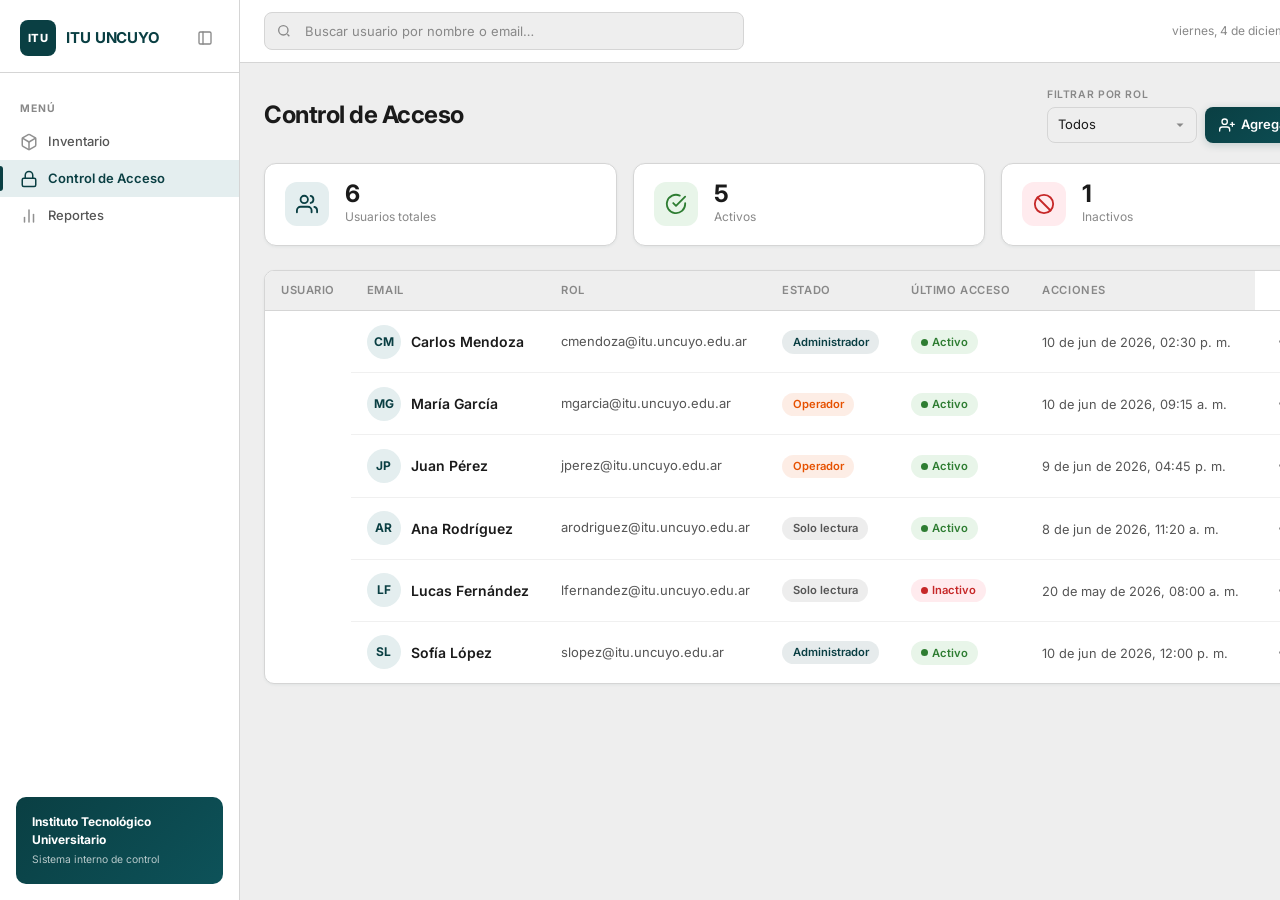
<file: frontend/control.html>
<!DOCTYPE html>
<html lang="es">

<head>
  <meta charset="UTF-8" />
  <meta name="viewport" content="width=device-width, initial-scale=1.0" />
  <meta name="description" content="Gestión de usuarios y roles — Control de acceso interno ITU UNCUYO" />
  <title>Control de Acceso | ITU UNCUYO</title>
  <link rel="stylesheet" href="css/variables.css" />
  <link rel="stylesheet" href="css/base.css" />
  <link rel="stylesheet" href="css/dashboard.css" />
  <link rel="stylesheet" href="css/control.css" />
  <link rel="preconnect" href="https://fonts.googleapis.com" />
  <link rel="preconnect" href="https://fonts.gstatic.com" crossorigin />
  <link href="https://fonts.googleapis.com/css2?family=Inter:wght@300;400;500;600;700;800&display=swap"
    rel="stylesheet" />
</head>

<body>
  <div class="app-layout">
    <!-- ====== SIDEBAR ====== -->
    <aside class="sidebar" id="sidebar">
      <div class="sidebar__brand">
        <div class="sidebar__logo" aria-hidden="true">ITU</div>
        <span class="sidebar__brand-name">ITU UNCUYO</span>
        <button class="sidebar__collapse-btn" id="sidebar-collapse-btn" aria-label="Colapsar menú">
          <svg xmlns="http://www.w3.org/2000/svg" viewBox="0 0 24 24" fill="none" stroke="currentColor"
            stroke-width="2" stroke-linecap="round" stroke-linejoin="round">
            <rect x="3" y="3" width="18" height="18" rx="2" ry="2" />
            <line x1="9" y1="3" x2="9" y2="21" />
          </svg>
        </button>
      </div>

      <nav class="sidebar__nav">
        <p class="sidebar__section-title">MENÚ</p>
        <ul class="sidebar__menu">
          <li>
            <a href="index.html" class="sidebar__link" id="nav-inventario">
              <svg xmlns="http://www.w3.org/2000/svg" viewBox="0 0 24 24" fill="none" stroke="currentColor"
                stroke-width="2" stroke-linecap="round" stroke-linejoin="round">
                <path d="M21 16V8a2 2 0 0 0-1-1.73l-7-4a2 2 0 0 0-2 0l-7 4A2 2 0 0 0 3 8v8a2 2 0 0 0 1 1.73l7 4a2 2 0 0 0 2 0l7-4A2 2 0 0 0 21 16z" />
                <polyline points="3.27 6.96 12 12.01 20.73 6.96" />
                <line x1="12" y1="22.08" x2="12" y2="12" />
              </svg>
              Inventario
            </a>
          </li>
          <li>
            <a href="control.html" class="sidebar__link sidebar__link--active" id="nav-control">
              <svg xmlns="http://www.w3.org/2000/svg" viewBox="0 0 24 24" fill="none" stroke="currentColor"
                stroke-width="2" stroke-linecap="round" stroke-linejoin="round">
                <rect x="3" y="11" width="18" height="11" rx="2" ry="2" />
                <path d="M7 11V7a5 5 0 0 1 10 0v4" />
              </svg>
              Control de Acceso
            </a>
          </li>
          <li>
            <a href="reportes.html" class="sidebar__link" id="nav-reportes">
              <svg xmlns="http://www.w3.org/2000/svg" viewBox="0 0 24 24" fill="none" stroke="currentColor"
                stroke-width="2" stroke-linecap="round" stroke-linejoin="round">
                <line x1="18" y1="20" x2="18" y2="10" />
                <line x1="12" y1="20" x2="12" y2="4" />
                <line x1="6" y1="20" x2="6" y2="14" />
              </svg>
              Reportes
            </a>
          </li>
        </ul>
      </nav>

      <div class="sidebar__footer-card">
        <p class="sidebar__footer-card-title">Instituto Tecnológico Universitario</p>
        <p class="sidebar__footer-card-text">Sistema interno de control</p>
      </div>
    </aside>

    <!-- ====== MAIN AREA ====== -->
    <div class="main-area">
      <header class="topbar" role="banner">
        <button class="topbar__menu-btn" id="mobile-menu-btn" aria-label="Abrir menú">
          <svg xmlns="http://www.w3.org/2000/svg" viewBox="0 0 24 24" fill="none" stroke="currentColor" stroke-width="2"
            stroke-linecap="round" stroke-linejoin="round">
            <line x1="3" y1="12" x2="21" y2="12" />
            <line x1="3" y1="6" x2="21" y2="6" />
            <line x1="3" y1="18" x2="21" y2="18" />
          </svg>
        </button>

        <div class="topbar__search">
          <svg class="topbar__search-icon" xmlns="http://www.w3.org/2000/svg" viewBox="0 0 24 24" fill="none"
            stroke="currentColor" stroke-width="2" aria-hidden="true">
            <circle cx="11" cy="11" r="7" />
            <path d="M20 20l-3-3" />
          </svg>
          <input type="search" id="search-users" class="topbar__search-input"
            placeholder="Buscar usuario por nombre o email…" autocomplete="off" />
          <label class="sr-only" for="search-users">Buscar usuarios</label>
        </div>

        <div class="topbar__right">
          <span class="topbar__date" id="header-fecha"></span>
        </div>
      </header>

      <main class="page-content" id="main-content">
        <div class="page-header">
          <div class="page-header__left">
            <h1 class="page-header__title">Control de Acceso</h1>
          </div>
          <div class="page-header__actions">
            <div class="filter-field">
              <label class="filter-field__label" for="filter-rol">Filtrar por rol</label>
              <select id="filter-rol" class="filter-field__select">
                <option value="">Todos</option>
                <option value="admin">Administrador</option>
                <option value="operador">Operador</option>
                <option value="lectura">Solo lectura</option>
              </select>
            </div>
            <button type="button" class="btn btn--primary" id="btn-add-user">
              <svg xmlns="http://www.w3.org/2000/svg" viewBox="0 0 24 24" fill="none" stroke="currentColor"
                stroke-width="2" stroke-linecap="round" stroke-linejoin="round">
                <path d="M16 21v-2a4 4 0 0 0-4-4H5a4 4 0 0 0-4 4v2" />
                <circle cx="8.5" cy="7" r="4" />
                <line x1="20" y1="8" x2="20" y2="14" />
                <line x1="23" y1="11" x2="17" y2="11" />
              </svg>
              Agregar usuario
            </button>
          </div>
        </div>

        <!-- Users summary cards -->
        <div class="control-cards">
          <div class="control-card">
            <div class="control-card__icon control-card__icon--total">
              <svg xmlns="http://www.w3.org/2000/svg" viewBox="0 0 24 24" fill="none" stroke="currentColor" stroke-width="2" stroke-linecap="round" stroke-linejoin="round">
                <path d="M17 21v-2a4 4 0 0 0-4-4H5a4 4 0 0 0-4 4v2" /><circle cx="9" cy="7" r="4" />
                <path d="M23 21v-2a4 4 0 0 0-3-3.87" /><path d="M16 3.13a4 4 0 0 1 0 7.75" />
              </svg>
            </div>
            <div class="control-card__data">
              <p class="control-card__value" id="card-total">0</p>
              <p class="control-card__label">Usuarios totales</p>
            </div>
          </div>
          <div class="control-card">
            <div class="control-card__icon control-card__icon--active">
              <svg xmlns="http://www.w3.org/2000/svg" viewBox="0 0 24 24" fill="none" stroke="currentColor" stroke-width="2" stroke-linecap="round" stroke-linejoin="round">
                <path d="M22 11.08V12a10 10 0 1 1-5.93-9.14" /><polyline points="22 4 12 14.01 9 11.01" />
              </svg>
            </div>
            <div class="control-card__data">
              <p class="control-card__value" id="card-activos">0</p>
              <p class="control-card__label">Activos</p>
            </div>
          </div>
          <div class="control-card">
            <div class="control-card__icon control-card__icon--inactive">
              <svg xmlns="http://www.w3.org/2000/svg" viewBox="0 0 24 24" fill="none" stroke="currentColor" stroke-width="2" stroke-linecap="round" stroke-linejoin="round">
                <circle cx="12" cy="12" r="10" /><line x1="4.93" y1="4.93" x2="19.07" y2="19.07" />
              </svg>
            </div>
            <div class="control-card__data">
              <p class="control-card__value" id="card-inactivos">0</p>
              <p class="control-card__label">Inactivos</p>
            </div>
          </div>
        </div>

        <!-- Users table -->
        <section class="inventory-panel" aria-labelledby="tabla-usuarios-titulo">
          <h2 id="tabla-usuarios-titulo" class="sr-only">Tabla de usuarios</h2>
          <div class="table-scroll">
            <table class="inventory-table control-table">
              <thead>
                <tr>
                  <th scope="col">Usuario</th>
                  <th scope="col">Email</th>
                  <th scope="col">Rol</th>
                  <th scope="col">Estado</th>
                  <th scope="col">Último acceso</th>
                  <th scope="col" class="col-actions">Acciones</th>
                </tr>
              </thead>
              <tbody id="users-tbody"></tbody>
            </table>
          </div>
          <div id="users-empty" class="table-empty" hidden>
            <p class="table-empty__title">Sin resultados</p>
            <p>No hay usuarios que coincidan con la búsqueda o filtros.</p>
          </div>
        </section>
      </main>
    </div>
  </div>

  <!-- Add User Modal -->
  <div class="modal-overlay" id="modal-overlay" hidden>
    <div class="modal" role="dialog" aria-labelledby="modal-user-title" aria-modal="true">
      <div class="modal__header">
        <h2 class="modal__title" id="modal-user-title">
          <svg xmlns="http://www.w3.org/2000/svg" viewBox="0 0 24 24" fill="none" stroke="currentColor" stroke-width="2" stroke-linecap="round" stroke-linejoin="round">
            <path d="M16 21v-2a4 4 0 0 0-4-4H5a4 4 0 0 0-4 4v2" /><circle cx="8.5" cy="7" r="4" />
            <line x1="20" y1="8" x2="20" y2="14" /><line x1="23" y1="11" x2="17" y2="11" />
          </svg>
          Agregar usuario
        </h2>
        <button class="modal__close" id="modal-close" aria-label="Cerrar">
          <svg xmlns="http://www.w3.org/2000/svg" viewBox="0 0 24 24" fill="none" stroke="currentColor" stroke-width="2"><line x1="18" y1="6" x2="6" y2="18" /><line x1="6" y1="6" x2="18" y2="18" /></svg>
        </button>
      </div>
      <form class="modal__body" id="form-add-user" novalidate>
        <div class="modal__grid">
          <div class="modal__field">
            <label class="modal__label" for="user-nombre">Nombre completo *</label>
            <input type="text" id="user-nombre" class="modal__input" placeholder="Ej: María García" required />
          </div>
          <div class="modal__field">
            <label class="modal__label" for="user-email">Email institucional *</label>
            <input type="email" id="user-email" class="modal__input" placeholder="nombre@itu.uncuyo.edu.ar" required />
          </div>
          <div class="modal__field">
            <label class="modal__label" for="user-rol">Rol *</label>
            <select id="user-rol" class="modal__select" required>
              <option value="">Seleccionar…</option>
              <option value="admin">Administrador</option>
              <option value="operador">Operador</option>
              <option value="lectura">Solo lectura</option>
            </select>
          </div>
          <div class="modal__field">
            <label class="modal__label" for="user-estado">Estado</label>
            <select id="user-estado" class="modal__select">
              <option value="activo">Activo</option>
              <option value="inactivo">Inactivo</option>
            </select>
          </div>
        </div>
        <div class="modal__error" id="modal-error" hidden>
          <svg xmlns="http://www.w3.org/2000/svg" viewBox="0 0 24 24" fill="none" stroke="currentColor" stroke-width="2"><circle cx="12" cy="12" r="10" /><line x1="12" y1="8" x2="12" y2="12" /><line x1="12" y1="16" x2="12.01" y2="16" /></svg>
          <span id="modal-error-msg"></span>
        </div>
        <div class="modal__actions">
          <button type="button" class="btn btn--ghost" id="modal-cancel">Cancelar</button>
          <button type="submit" class="btn btn--primary">Agregar usuario</button>
        </div>
      </form>
    </div>
  </div>

  <!-- Toast -->
  <div class="dashboard-toast" id="control-toast" role="status" aria-live="polite">
    <svg xmlns="http://www.w3.org/2000/svg" viewBox="0 0 24 24" fill="none" stroke="currentColor" stroke-width="2"><path d="M22 11.08V12a10 10 0 1 1-5.93-9.14" /><polyline points="22 4 12 14.01 9 11.01" /></svg>
    <span id="control-toast-msg"></span>
  </div>

  <div class="sidebar-overlay" id="sidebar-overlay"></div>

  <script>
    // Date + sidebar + dark mode
    document.getElementById("header-fecha").textContent =
      new Intl.DateTimeFormat("es-AR", { weekday: "long", day: "numeric", month: "long", year: "numeric" }).format(new Date());

    const mobileMenuBtn = document.getElementById("mobile-menu-btn");
    const sidebar = document.getElementById("sidebar");
    const sidebarOverlay = document.getElementById("sidebar-overlay");
    function toggleSidebar() { sidebar.classList.toggle("sidebar--open"); sidebarOverlay.classList.toggle("sidebar-overlay--visible"); }
    mobileMenuBtn.addEventListener("click", toggleSidebar);
    sidebarOverlay.addEventListener("click", toggleSidebar);

    // Dark mode
    const savedDark = localStorage.getItem("itu_dark_mode");
    const prefersDark = window.matchMedia("(prefers-color-scheme: dark)").matches;
    if ((savedDark !== null ? savedDark === "1" : prefersDark)) {
      document.documentElement.setAttribute("data-theme", "dark");
    }
  </script>
  <script src="js/control.js" defer></script>
</body>

</html>
</file>
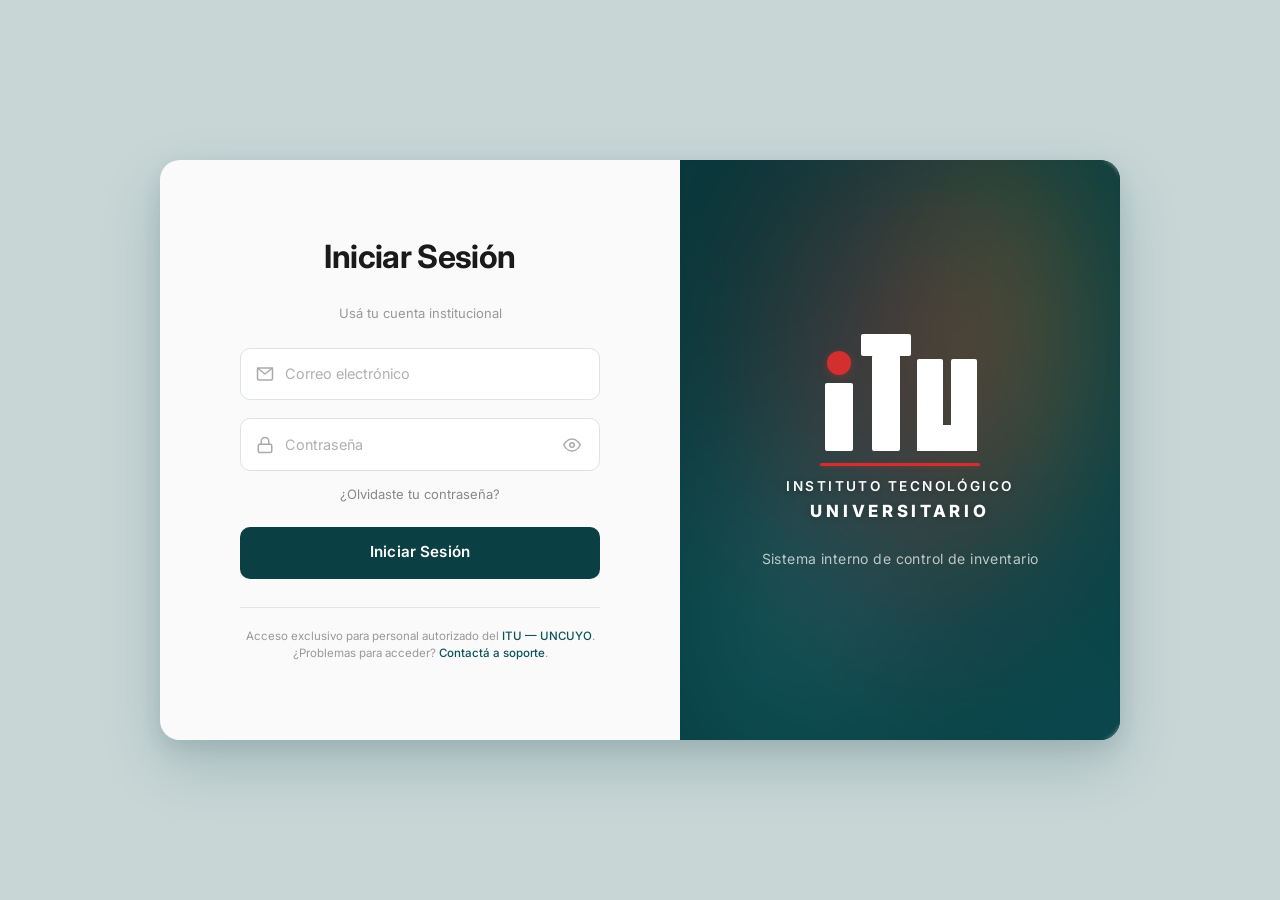
<file: frontend/detalle.html>
<!DOCTYPE html>
<html lang="es">
  <head>
    <meta charset="UTF-8" />
    <meta name="viewport" content="width=device-width, initial-scale=1.0" />
    <meta
      name="description"
      content="Detalle del producto — Control de inventario interno ITU UNCUYO"
    />
    <title>Detalle del Producto | Control de Inventario — ITU UNCUYO</title>
    <link rel="stylesheet" href="css/variables.css" />
    <link rel="stylesheet" href="css/base.css" />
    <link rel="stylesheet" href="css/detalle.css" />
  </head>
  <body>
    <div class="detail-shell">
      <!-- ====== Top bar ====== -->
      <header class="detail-topbar" role="banner">
        <div class="detail-topbar__left">
          <a href="index.html" class="detail-topbar__back" id="btn-back">
            <svg
              xmlns="http://www.w3.org/2000/svg"
              viewBox="0 0 24 24"
              fill="none"
              stroke="currentColor"
              stroke-width="2"
              stroke-linecap="round"
              stroke-linejoin="round"
              aria-hidden="true"
            >
              <path d="M15 18l-6-6 6-6" />
            </svg>
            Volver al inventario
          </a>
          <div class="detail-topbar__brand">
            <div class="detail-topbar__logo" aria-hidden="true">ITU</div>
            <span class="detail-topbar__title">Detalle del Producto</span>
          </div>
        </div>
        <div class="detail-topbar__right">
          <span class="detail-topbar__code" id="detail-code">INV-2024-001</span>
        </div>
      </header>

      <!-- ====== Main content ====== -->
      <main class="detail-main" id="detail-main">
        <!-- Left column: Image -->
        <aside class="detail-image">
          <div class="detail-image__card">
            <div class="detail-image__wrapper">
              <img
                class="detail-image__img"
                id="detail-img"
                src="assets/thumbnails/multimetro.svg"
                alt="Imagen del producto"
                onerror="this.src='assets/thumbnails/placeholder.svg'"
              />
              <span
                class="detail-image__badge detail-image__badge--disponible"
                id="detail-badge"
              >
                <span class="detail-image__badge-dot" aria-hidden="true"></span>
                <span id="detail-badge-text">Disponible</span>
              </span>
            </div>
            <div class="detail-image__info">
              <span class="detail-image__category" id="detail-category"
                >Instrumentación</span
              >
              <span class="detail-image__type" id="detail-type">Portátil</span>
            </div>
          </div>
        </aside>

        <!-- Right column: Info + Edit -->
        <div class="detail-info">
          <!-- Product name -->
          <section class="detail-name-section">
            <h1 class="detail-name__product" id="detail-name">
              Multímetro digital Fluke 117
            </h1>
            <p class="detail-name__desc" id="detail-desc">
              Medición AC/DC hasta 600 V · True RMS · Portátil · Lab. Electricidad
            </p>
          </section>

          <!-- Technical specs (editable) -->
          <section
            class="detail-panel"
            id="panel-specs"
            aria-labelledby="specs-title"
          >
            <div class="detail-panel__header">
              <h2 class="detail-panel__title" id="specs-title">
                <svg
                  xmlns="http://www.w3.org/2000/svg"
                  viewBox="0 0 24 24"
                  fill="none"
                  stroke="currentColor"
                  stroke-width="2"
                  stroke-linecap="round"
                  stroke-linejoin="round"
                  aria-hidden="true"
                >
                  <path d="M14.7 6.3a1 1 0 0 0 0 1.4l1.6 1.6a1 1 0 0 0 1.4 0l3.77-3.77a6 6 0 0 1-7.94 7.94l-6.91 6.91a2.12 2.12 0 0 1-3-3l6.91-6.91a6 6 0 0 1 7.94-7.94l-3.76 3.76z" />
                </svg>
                Características técnicas
              </h2>
              <button
                type="button"
                class="detail-panel__edit-btn"
                id="btn-edit-specs"
                aria-label="Editar características"
              >
                <svg
                  xmlns="http://www.w3.org/2000/svg"
                  viewBox="0 0 24 24"
                  fill="none"
                  stroke="currentColor"
                  stroke-width="2"
                  stroke-linecap="round"
                  stroke-linejoin="round"
                  aria-hidden="true"
                >
                  <path d="M11 4H4a2 2 0 0 0-2 2v14a2 2 0 0 0 2 2h14a2 2 0 0 0 2-2v-7" />
                  <path d="M18.5 2.5a2.121 2.121 0 0 1 3 3L12 15l-4 1 1-4 9.5-9.5z" />
                </svg>
                <span id="btn-edit-specs-label">Editar</span>
              </button>
            </div>
            <div class="detail-panel__body">
              <ul class="spec-list" id="spec-list">
                <!-- Populated by JS -->
              </ul>
            </div>
          </section>

          <!-- Notes section -->
          <section
            class="detail-panel detail-notes"
            id="panel-notes"
            aria-labelledby="notes-title"
          >
            <div class="detail-panel__header">
              <h2 class="detail-panel__title" id="notes-title">
                <svg
                  xmlns="http://www.w3.org/2000/svg"
                  viewBox="0 0 24 24"
                  fill="none"
                  stroke="currentColor"
                  stroke-width="2"
                  stroke-linecap="round"
                  stroke-linejoin="round"
                  aria-hidden="true"
                >
                  <path d="M14 2H6a2 2 0 0 0-2 2v16a2 2 0 0 0 2 2h12a2 2 0 0 0 2-2V8z" />
                  <polyline points="14 2 14 8 20 8" />
                  <line x1="16" y1="13" x2="8" y2="13" />
                  <line x1="16" y1="17" x2="8" y2="17" />
                  <polyline points="10 9 9 9 8 9" />
                </svg>
                Notas del producto
              </h2>
              <span class="detail-notes__count" id="notes-count">0 notas</span>
            </div>
            <div class="detail-panel__body">
              <div class="detail-notes__list" id="notes-list">
                <!-- Empty state (shown when no notes) -->
                <div class="detail-notes__empty" id="notes-empty">
                  <svg
                    xmlns="http://www.w3.org/2000/svg"
                    viewBox="0 0 24 24"
                    fill="none"
                    stroke="currentColor"
                    stroke-width="1.5"
                    stroke-linecap="round"
                    stroke-linejoin="round"
                    aria-hidden="true"
                  >
                    <path d="M14 2H6a2 2 0 0 0-2 2v16a2 2 0 0 0 2 2h12a2 2 0 0 0 2-2V8z" />
                    <polyline points="14 2 14 8 20 8" />
                  </svg>
                  <span>No hay notas registradas para este producto.</span>
                </div>
                <!-- Notes will be injected here by JS -->
              </div>
              <div class="detail-notes__add">
                <div class="detail-notes__input-row">
                  <select id="note-type" class="detail-notes__type-select" aria-label="Tipo de nota">
                    <option value="info">ℹ️ Información</option>
                    <option value="defecto">⚠️ Defecto</option>
                    <option value="reemplazo">🔄 Reemplazo</option>
                    <option value="mantenimiento">🔧 Mantenimiento</option>
                  </select>
                  <textarea
                    id="note-input"
                    class="detail-notes__textarea"
                    placeholder="Escribí una nota sobre este producto…"
                    rows="2"
                    aria-label="Nueva nota"
                  ></textarea>
                </div>
                <button
                  type="button"
                  class="detail-notes__add-btn"
                  id="btn-add-note"
                  aria-label="Agregar nota"
                >
                  <svg
                    xmlns="http://www.w3.org/2000/svg"
                    viewBox="0 0 24 24"
                    fill="none"
                    stroke="currentColor"
                    stroke-width="2"
                    stroke-linecap="round"
                    stroke-linejoin="round"
                    aria-hidden="true"
                  >
                    <line x1="12" y1="5" x2="12" y2="19" />
                    <line x1="5" y1="12" x2="19" y2="12" />
                  </svg>
                  Agregar nota
                </button>
              </div>
            </div>
          </section>

          <!-- Stock & operational data -->
          <section
            class="detail-panel"
            id="panel-stock"
            aria-labelledby="stock-title"
          >
            <div class="detail-panel__header">
              <h2 class="detail-panel__title" id="stock-title">
                <svg
                  xmlns="http://www.w3.org/2000/svg"
                  viewBox="0 0 24 24"
                  fill="none"
                  stroke="currentColor"
                  stroke-width="2"
                  stroke-linecap="round"
                  stroke-linejoin="round"
                  aria-hidden="true"
                >
                  <path d="M21 16V8a2 2 0 0 0-1-1.73l-7-4a2 2 0 0 0-2 0l-7 4A2 2 0 0 0 3 8v8a2 2 0 0 0 1 1.73l7 4a2 2 0 0 0 2 0l7-4A2 2 0 0 0 21 16z" />
                  <polyline points="3.27 6.96 12 12.01 20.73 6.96" />
                  <line x1="12" y1="22.08" x2="12" y2="12" />
                </svg>
                Control de stock
              </h2>
            </div>
            <div class="detail-panel__body">
              <div class="stock-control" id="stock-control">
                <div class="stock-control__field">
                  <label class="stock-control__label" for="stock-actual"
                    >Stock actual</label
                  >
                  <input
                    type="number"
                    id="stock-actual"
                    class="stock-control__input"
                    min="0"
                    value="4"
                  />
                </div>
                <div class="stock-control__field">
                  <label class="stock-control__label" for="stock-minimo"
                    >Mínimo operativo</label
                  >
                  <input
                    type="number"
                    id="stock-minimo"
                    class="stock-control__input"
                    min="0"
                    value="2"
                  />
                </div>
                <div class="stock-control__field">
                  <label class="stock-control__label" for="stock-estado"
                    >Estado</label
                  >
                  <select id="stock-estado" class="stock-control__select">
                    <option value="disponible">Disponible</option>
                    <option value="revision">Pendiente de revisión</option>
                    <option value="agotado">Agotado</option>
                  </select>
                </div>
                <div class="stock-control__field">
                  <label class="stock-control__label" for="stock-ubicacion"
                    >Ubicación</label
                  >
                  <input
                    type="text"
                    id="stock-ubicacion"
                    class="stock-control__input"
                    value="Lab. Electricidad"
                  />
                </div>

                <!-- Visual meter -->
                <div class="stock-control__meter" id="stock-meter">
                  <div class="stock-control__meter-track">
                    <div
                      class="stock-control__meter-fill stock-control__meter-fill--disponible"
                      id="stock-meter-fill"
                      style="width: 66%"
                    ></div>
                  </div>
                  <div class="stock-control__meter-labels">
                    <span>0 unidades</span>
                    <span id="stock-meter-max">Máx. estimado: 6</span>
                  </div>
                </div>
              </div>

              <!-- Save / Cancel -->
              <div class="detail-actions">
                <button
                  type="button"
                  class="detail-btn detail-btn--primary"
                  id="btn-save"
                >
                  <svg
                    xmlns="http://www.w3.org/2000/svg"
                    viewBox="0 0 24 24"
                    fill="none"
                    stroke="currentColor"
                    stroke-width="2"
                    stroke-linecap="round"
                    stroke-linejoin="round"
                    aria-hidden="true"
                  >
                    <path d="M19 21H5a2 2 0 0 1-2-2V5a2 2 0 0 1 2-2h11l5 5v11a2 2 0 0 1-2 2z" />
                    <polyline points="17 21 17 13 7 13 7 21" />
                    <polyline points="7 3 7 8 15 8" />
                  </svg>
                  Guardar cambios
                </button>
                <button
                  type="button"
                  class="detail-btn detail-btn--secondary"
                  id="btn-discard"
                >
                  <svg
                    xmlns="http://www.w3.org/2000/svg"
                    viewBox="0 0 24 24"
                    fill="none"
                    stroke="currentColor"
                    stroke-width="2"
                    stroke-linecap="round"
                    stroke-linejoin="round"
                    aria-hidden="true"
                  >
                    <polyline points="1 4 1 10 7 10" />
                    <path d="M3.51 15a9 9 0 1 0 2.13-9.36L1 10" />
                  </svg>
                  Descartar
                </button>
                <button
                  type="button"
                  class="detail-btn detail-btn--danger"
                  id="btn-delete"
                >
                  <svg
                    xmlns="http://www.w3.org/2000/svg"
                    viewBox="0 0 24 24"
                    fill="none"
                    stroke="currentColor"
                    stroke-width="2"
                    stroke-linecap="round"
                    stroke-linejoin="round"
                    aria-hidden="true"
                  >
                    <polyline points="3 6 5 6 21 6" />
                    <path d="M19 6v14a2 2 0 0 1-2 2H7a2 2 0 0 1-2-2V6m3 0V4a2 2 0 0 1 2-2h4a2 2 0 0 1 2 2v2" />
                  </svg>
                  Eliminar equipo
                </button>
              </div>
            </div>
          </section>
        </div>
      </main>

      <!-- Footer -->
      <footer class="app-footer" style="padding:1rem 1.5rem;text-align:center;font-size:.75rem;color:var(--itu-texto-suave);border-top:1px solid var(--itu-borde);background:var(--itu-blanco)">
        <strong style="color:var(--itu-azul-institucional);font-weight:600">ITU — UNCUYO</strong> · Sistema interno de control de inventario
      </footer>
    </div>

    <!-- Toast notification -->
    <div class="detail-toast" id="detail-toast" role="status" aria-live="polite">
      <svg
        xmlns="http://www.w3.org/2000/svg"
        viewBox="0 0 24 24"
        fill="none"
        stroke="currentColor"
        stroke-width="2"
        stroke-linecap="round"
        stroke-linejoin="round"
        aria-hidden="true"
      >
        <path d="M22 11.08V12a10 10 0 1 1-5.93-9.14" />
        <polyline points="22 4 12 14.01 9 11.01" />
      </svg>
      <span id="toast-msg">Cambios guardados correctamente.</span>
    </div>

    <script src="js/detalle.js"></script>
  </body>
</html>
</file>
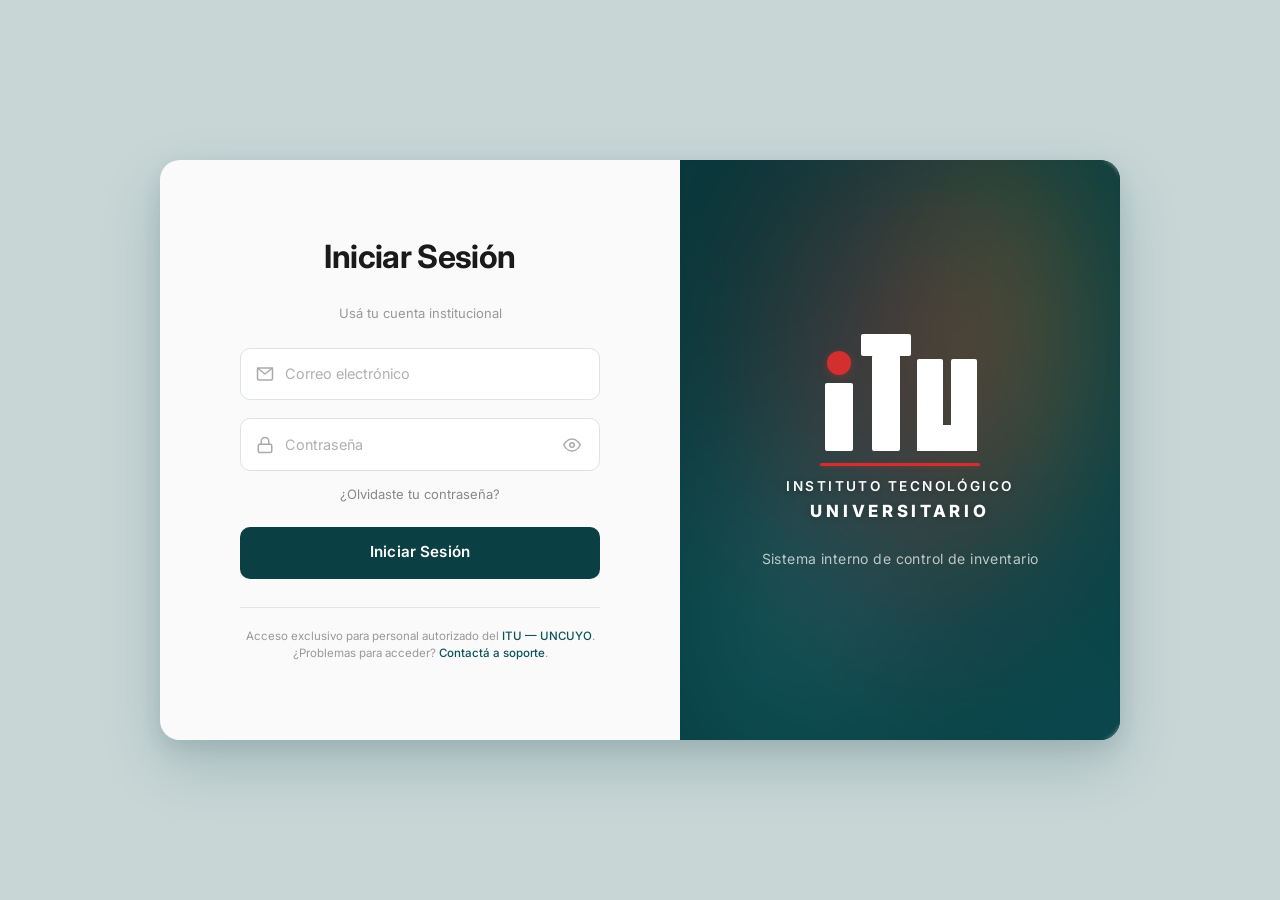
<file: frontend/login.html>
<!DOCTYPE html>
<html lang="es">

<head>
  <meta charset="UTF-8" />
  <meta name="viewport" content="width=device-width, initial-scale=1.0" />
  <meta name="description" content="Inicio de sesión — Sistema de control de acceso interno ITU UNCUYO" />
  <title>Iniciar Sesión | Control de Inventario — ITU UNCUYO</title>
  <link rel="stylesheet" href="css/variables.css" />
  <link rel="stylesheet" href="css/base.css" />
  <link rel="stylesheet" href="css/login.css" />
  <link rel="preconnect" href="https://fonts.googleapis.com" />
  <link rel="preconnect" href="https://fonts.gstatic.com" crossorigin />
  <link href="https://fonts.googleapis.com/css2?family=Inter:wght@300;400;500;600;700;800&display=swap"
    rel="stylesheet" />
</head>

<body>
  <div class="login-page" role="main">
    <!-- ====== Container card ====== -->
    <div class="login-container">
      <!-- ====== Left Panel — Sign In Form ====== -->
      <div class="login-left">
        <div class="login-left__content">
          <!-- Header -->
          <header class="login-header">
            <h1 class="login-header__title">Iniciar Sesión</h1>
          </header>

          <!-- Error banner (hidden by default) -->
          <div class="login-error" id="login-error" role="alert">
            <svg xmlns="http://www.w3.org/2000/svg" viewBox="0 0 24 24" fill="none" stroke="currentColor"
              stroke-width="2" stroke-linecap="round" stroke-linejoin="round" aria-hidden="true">
              <circle cx="12" cy="12" r="10" />
              <line x1="12" y1="8" x2="12" y2="12" />
              <line x1="12" y1="16" x2="12.01" y2="16" />
            </svg>
            <span id="login-error-msg">Credenciales incorrectas. Inténtalo de nuevo.</span>
          </div>

          <!-- Divider text -->
          <p class="login-divider-text">Usá tu cuenta institucional</p>

          <!-- Form -->
          <form class="login-form" id="login-form" novalidate>
            <!-- Email -->
            <div class="input-group">
              <svg class="input-group__icon" xmlns="http://www.w3.org/2000/svg" viewBox="0 0 24 24" fill="none"
                stroke="currentColor" stroke-width="2" stroke-linecap="round" stroke-linejoin="round"
                aria-hidden="true">
                <rect x="2" y="4" width="20" height="16" rx="2" />
                <path d="M22 4l-10 8L2 4" />
              </svg>
              <input type="email" id="login-email" class="input-group__field" placeholder="Correo electrónico"
                autocomplete="email" required />
              <label class="sr-only" for="login-email">Correo electrónico</label>
            </div>

            <!-- Password -->
            <div class="input-group">
              <svg class="input-group__icon" xmlns="http://www.w3.org/2000/svg" viewBox="0 0 24 24" fill="none"
                stroke="currentColor" stroke-width="2" stroke-linecap="round" stroke-linejoin="round"
                aria-hidden="true">
                <rect x="3" y="11" width="18" height="11" rx="2" ry="2" />
                <path d="M7 11V7a5 5 0 0 1 10 0v4" />
              </svg>
              <input type="password" id="login-password" class="input-group__field" placeholder="Contraseña"
                autocomplete="current-password" required />
              <label class="sr-only" for="login-password">Contraseña</label>

              <!-- Toggle password visibility -->
              <button type="button" class="input-group__toggle" id="toggle-password" aria-label="Mostrar contraseña">
                <svg id="icon-eye-open" xmlns="http://www.w3.org/2000/svg" viewBox="0 0 24 24" fill="none"
                  stroke="currentColor" stroke-width="2" stroke-linecap="round" stroke-linejoin="round">
                  <path d="M1 12s4-8 11-8 11 8 11 8-4 8-11 8-11-8-11-8z" />
                  <circle cx="12" cy="12" r="3" />
                </svg>
                <svg id="icon-eye-closed" xmlns="http://www.w3.org/2000/svg" viewBox="0 0 24 24" fill="none"
                  stroke="currentColor" stroke-width="2" stroke-linecap="round" stroke-linejoin="round"
                  style="display: none">
                  <path
                    d="M17.94 17.94A10.07 10.07 0 0 1 12 20c-7 0-11-8-11-8a18.45 18.45 0 0 1 5.06-5.94M9.9 4.24A9.12 9.12 0 0 1 12 4c7 0 11 8 11 8a18.5 18.5 0 0 1-2.16 3.19m-6.72-1.07a3 3 0 1 1-4.24-4.24" />
                  <line x1="1" y1="1" x2="23" y2="23" />
                </svg>
              </button>
            </div>

            <!-- Forgot password -->
            <a href="#" class="login-forgot">¿Olvidaste tu contraseña?</a>

            <!-- Submit -->
            <button type="submit" class="login-btn" id="login-submit">
              <span class="login-btn__label">Iniciar Sesión</span>
              <span class="login-btn__spinner" aria-hidden="true"></span>
            </button>
          </form>

          <!-- Footer -->
          <footer class="login-footer">
            <p class="login-footer__text">
              Acceso exclusivo para personal autorizado del
              <a href="#" class="login-footer__link">ITU — UNCUYO</a>.
              <br />
              ¿Problemas para acceder?
              <a href="#" class="login-footer__link">Contactá a soporte</a>.
            </p>
          </footer>
        </div>
      </div>

      <!-- ====== Right Panel — ITU Branding ====== -->
      <div class="login-right">
        <div class="login-right__bg"></div>
        <div class="login-right__overlay"></div>
        <div class="login-right__content">
          <!-- Logo ITU rendered in HTML/CSS -->
          <div class="itu-logo" aria-label="Logo ITU">
            <div class="itu-logo__letters">
              <span class="itu-logo__i">
                <span class="itu-logo__dot"></span>
                <span class="itu-logo__stem"></span>
              </span>
              <span class="itu-logo__t">
                <span class="itu-logo__t-cross"></span>
                <span class="itu-logo__t-stem"></span>
              </span>
              <span class="itu-logo__u">
                <span class="itu-logo__u-left"></span>
                <span class="itu-logo__u-bottom"></span>
                <span class="itu-logo__u-right"></span>
              </span>
            </div>
            <div class="itu-logo__line"></div>
            <div class="itu-logo__text">
              <span class="itu-logo__text-top">INSTITUTO TECNOLÓGICO</span>
              <span class="itu-logo__text-bottom">UNIVERSITARIO</span>
            </div>
          </div>
          <p class="login-right__subtitle">
            Sistema interno de control de inventario
          </p>
        </div>
      </div>
    </div>
  </div>

  <script src="js/login.js"></script>
</body>

</html>
</file>
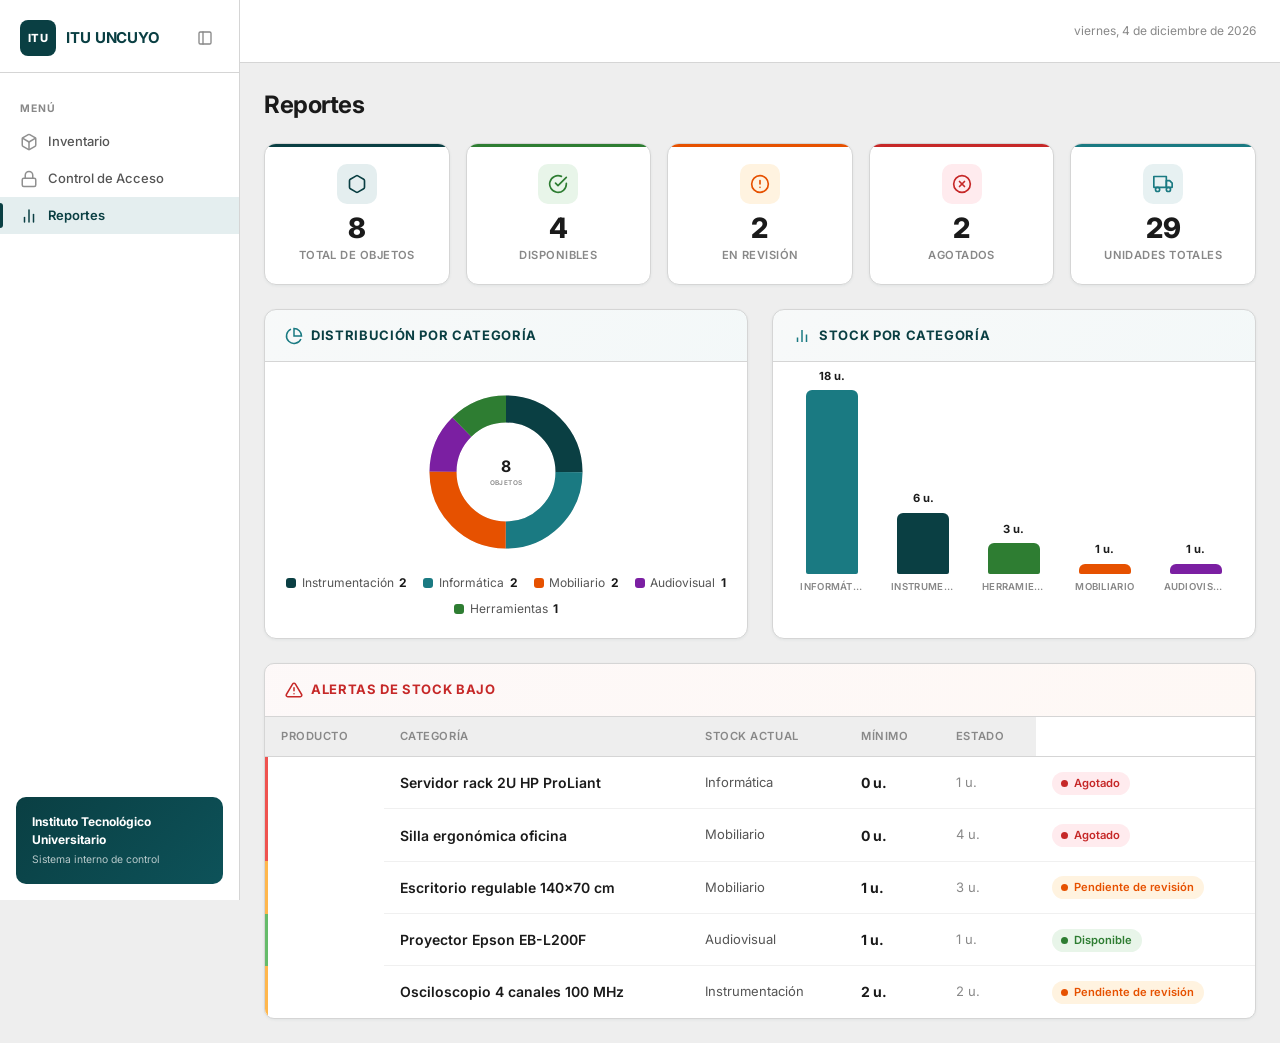
<file: frontend/reportes.html>
<!DOCTYPE html>
<html lang="es">

<head>
  <meta charset="UTF-8" />
  <meta name="viewport" content="width=device-width, initial-scale=1.0" />
  <meta name="description" content="Reportes y estadísticas del inventario — ITU UNCUYO" />
  <title>Reportes | ITU UNCUYO</title>
  <link rel="stylesheet" href="css/variables.css" />
  <link rel="stylesheet" href="css/base.css" />
  <link rel="stylesheet" href="css/dashboard.css" />
  <link rel="stylesheet" href="css/reportes.css" />
  <link rel="preconnect" href="https://fonts.googleapis.com" />
  <link rel="preconnect" href="https://fonts.gstatic.com" crossorigin />
  <link href="https://fonts.googleapis.com/css2?family=Inter:wght@300;400;500;600;700;800&display=swap"
    rel="stylesheet" />
</head>

<body>
  <div class="app-layout">
    <!-- ====== SIDEBAR ====== -->
    <aside class="sidebar" id="sidebar">
      <div class="sidebar__brand">
        <div class="sidebar__logo" aria-hidden="true">ITU</div>
        <span class="sidebar__brand-name">ITU UNCUYO</span>
        <button class="sidebar__collapse-btn" id="sidebar-collapse-btn" aria-label="Colapsar menú">
          <svg xmlns="http://www.w3.org/2000/svg" viewBox="0 0 24 24" fill="none" stroke="currentColor"
            stroke-width="2" stroke-linecap="round" stroke-linejoin="round">
            <rect x="3" y="3" width="18" height="18" rx="2" ry="2" />
            <line x1="9" y1="3" x2="9" y2="21" />
          </svg>
        </button>
      </div>

      <nav class="sidebar__nav">
        <p class="sidebar__section-title">MENÚ</p>
        <ul class="sidebar__menu">
          <li>
            <a href="index.html" class="sidebar__link" id="nav-inventario">
              <svg xmlns="http://www.w3.org/2000/svg" viewBox="0 0 24 24" fill="none" stroke="currentColor"
                stroke-width="2" stroke-linecap="round" stroke-linejoin="round">
                <path d="M21 16V8a2 2 0 0 0-1-1.73l-7-4a2 2 0 0 0-2 0l-7 4A2 2 0 0 0 3 8v8a2 2 0 0 0 1 1.73l7 4a2 2 0 0 0 2 0l7-4A2 2 0 0 0 21 16z" />
                <polyline points="3.27 6.96 12 12.01 20.73 6.96" />
                <line x1="12" y1="22.08" x2="12" y2="12" />
              </svg>
              Inventario
            </a>
          </li>
          <li>
            <a href="control.html" class="sidebar__link" id="nav-control">
              <svg xmlns="http://www.w3.org/2000/svg" viewBox="0 0 24 24" fill="none" stroke="currentColor"
                stroke-width="2" stroke-linecap="round" stroke-linejoin="round">
                <rect x="3" y="11" width="18" height="11" rx="2" ry="2" />
                <path d="M7 11V7a5 5 0 0 1 10 0v4" />
              </svg>
              Control de Acceso
            </a>
          </li>
          <li>
            <a href="reportes.html" class="sidebar__link sidebar__link--active" id="nav-reportes">
              <svg xmlns="http://www.w3.org/2000/svg" viewBox="0 0 24 24" fill="none" stroke="currentColor"
                stroke-width="2" stroke-linecap="round" stroke-linejoin="round">
                <line x1="18" y1="20" x2="18" y2="10" />
                <line x1="12" y1="20" x2="12" y2="4" />
                <line x1="6" y1="20" x2="6" y2="14" />
              </svg>
              Reportes
            </a>
          </li>
        </ul>
      </nav>

      <div class="sidebar__footer-card">
        <p class="sidebar__footer-card-title">Instituto Tecnológico Universitario</p>
        <p class="sidebar__footer-card-text">Sistema interno de control</p>
      </div>
    </aside>

    <!-- ====== MAIN AREA ====== -->
    <div class="main-area">
      <header class="topbar" role="banner">
        <button class="topbar__menu-btn" id="mobile-menu-btn" aria-label="Abrir menú">
          <svg xmlns="http://www.w3.org/2000/svg" viewBox="0 0 24 24" fill="none" stroke="currentColor" stroke-width="2"
            stroke-linecap="round" stroke-linejoin="round">
            <line x1="3" y1="12" x2="21" y2="12" />
            <line x1="3" y1="6" x2="21" y2="6" />
            <line x1="3" y1="18" x2="21" y2="18" />
          </svg>
        </button>

        <div class="topbar__search" style="visibility:hidden">
          <input type="search" class="topbar__search-input" disabled />
        </div>

        <div class="topbar__right">
          <span class="topbar__date" id="header-fecha"></span>
        </div>
      </header>

      <main class="page-content" id="main-content">
        <div class="page-header">
          <div class="page-header__left">
            <h1 class="page-header__title">Reportes</h1>
          </div>
        </div>

        <!-- Stats cards -->
        <div class="stats-cards" id="stats-cards">
          <div class="stat-card stat-card--total">
            <div class="stat-card__icon">
              <svg xmlns="http://www.w3.org/2000/svg" viewBox="0 0 24 24" fill="none" stroke="currentColor" stroke-width="2" stroke-linecap="round" stroke-linejoin="round">
                <path d="M21 16V8a2 2 0 0 0-1-1.73l-7-4a2 2 0 0 0-2 0l-7 4A2 2 0 0 0 3 8v8a2 2 0 0 0 1 1.73l7 4a2 2 0 0 0 2 0l7-4A2 2 0 0 0 21 16z" />
              </svg>
            </div>
            <p class="stat-card__value" id="stat-total">0</p>
            <p class="stat-card__label">Total de objetos</p>
          </div>
          <div class="stat-card stat-card--disponible">
            <div class="stat-card__icon">
              <svg xmlns="http://www.w3.org/2000/svg" viewBox="0 0 24 24" fill="none" stroke="currentColor" stroke-width="2" stroke-linecap="round" stroke-linejoin="round">
                <path d="M22 11.08V12a10 10 0 1 1-5.93-9.14" /><polyline points="22 4 12 14.01 9 11.01" />
              </svg>
            </div>
            <p class="stat-card__value" id="stat-disponible">0</p>
            <p class="stat-card__label">Disponibles</p>
          </div>
          <div class="stat-card stat-card--revision">
            <div class="stat-card__icon">
              <svg xmlns="http://www.w3.org/2000/svg" viewBox="0 0 24 24" fill="none" stroke="currentColor" stroke-width="2" stroke-linecap="round" stroke-linejoin="round">
                <circle cx="12" cy="12" r="10" /><line x1="12" y1="8" x2="12" y2="12" /><line x1="12" y1="16" x2="12.01" y2="16" />
              </svg>
            </div>
            <p class="stat-card__value" id="stat-revision">0</p>
            <p class="stat-card__label">En revisión</p>
          </div>
          <div class="stat-card stat-card--agotado">
            <div class="stat-card__icon">
              <svg xmlns="http://www.w3.org/2000/svg" viewBox="0 0 24 24" fill="none" stroke="currentColor" stroke-width="2" stroke-linecap="round" stroke-linejoin="round">
                <circle cx="12" cy="12" r="10" /><line x1="15" y1="9" x2="9" y2="15" /><line x1="9" y1="9" x2="15" y2="15" />
              </svg>
            </div>
            <p class="stat-card__value" id="stat-agotado">0</p>
            <p class="stat-card__label">Agotados</p>
          </div>
          <div class="stat-card stat-card--units">
            <div class="stat-card__icon">
              <svg xmlns="http://www.w3.org/2000/svg" viewBox="0 0 24 24" fill="none" stroke="currentColor" stroke-width="2" stroke-linecap="round" stroke-linejoin="round">
                <rect x="1" y="3" width="15" height="13" /><polygon points="16 8 20 8 23 11 23 16 16 16 16 8" /><circle cx="5.5" cy="18.5" r="2.5" /><circle cx="18.5" cy="18.5" r="2.5" />
              </svg>
            </div>
            <p class="stat-card__value" id="stat-units">0</p>
            <p class="stat-card__label">Unidades totales</p>
          </div>
        </div>

        <!-- Charts row -->
        <div class="charts-row">
          <!-- Donut chart: by category -->
          <section class="chart-panel" aria-labelledby="chart-cat-title">
            <h2 class="chart-panel__title" id="chart-cat-title">
              <svg xmlns="http://www.w3.org/2000/svg" viewBox="0 0 24 24" fill="none" stroke="currentColor" stroke-width="2"><path d="M21.21 15.89A10 10 0 1 1 8 2.83" /><path d="M22 12A10 10 0 0 0 12 2v10z" /></svg>
              Distribución por categoría
            </h2>
            <div class="chart-panel__body">
              <div class="donut-chart" id="donut-category">
                <svg viewBox="0 0 200 200" class="donut-svg" id="donut-svg"></svg>
              </div>
              <ul class="chart-legend" id="chart-legend-cat"></ul>
            </div>
          </section>

          <!-- Bar chart: stock by status -->
          <section class="chart-panel" aria-labelledby="chart-stock-title">
            <h2 class="chart-panel__title" id="chart-stock-title">
              <svg xmlns="http://www.w3.org/2000/svg" viewBox="0 0 24 24" fill="none" stroke="currentColor" stroke-width="2"><line x1="18" y1="20" x2="18" y2="10" /><line x1="12" y1="20" x2="12" y2="4" /><line x1="6" y1="20" x2="6" y2="14" /></svg>
              Stock por categoría
            </h2>
            <div class="chart-panel__body">
              <div class="bar-chart" id="bar-chart"></div>
            </div>
          </section>
        </div>

        <!-- Low stock alerts -->
        <section class="inventory-panel" aria-labelledby="alerts-title">
          <div class="alert-panel-header">
            <h2 class="alert-panel-header__title" id="alerts-title">
              <svg xmlns="http://www.w3.org/2000/svg" viewBox="0 0 24 24" fill="none" stroke="currentColor" stroke-width="2" stroke-linecap="round" stroke-linejoin="round">
                <path d="M10.29 3.86L1.82 18a2 2 0 0 0 1.71 3h16.94a2 2 0 0 0 1.71-3L13.71 3.86a2 2 0 0 0-3.42 0z" /><line x1="12" y1="9" x2="12" y2="13" /><line x1="12" y1="17" x2="12.01" y2="17" />
              </svg>
              Alertas de stock bajo
            </h2>
          </div>
          <div class="table-scroll">
            <table class="inventory-table">
              <thead>
                <tr>
                  <th scope="col">Producto</th>
                  <th scope="col">Categoría</th>
                  <th scope="col">Stock actual</th>
                  <th scope="col">Mínimo</th>
                  <th scope="col">Estado</th>
                </tr>
              </thead>
              <tbody id="alerts-tbody"></tbody>
            </table>
          </div>
          <div id="alerts-empty" class="table-empty" hidden>
            <p class="table-empty__title">Sin alertas</p>
            <p>No hay productos con stock bajo. ¡Todo en orden!</p>
          </div>
        </section>
      </main>
    </div>
  </div>

  <div class="sidebar-overlay" id="sidebar-overlay"></div>

  <script>
    document.getElementById("header-fecha").textContent =
      new Intl.DateTimeFormat("es-AR", { weekday: "long", day: "numeric", month: "long", year: "numeric" }).format(new Date());

    const mobileMenuBtn = document.getElementById("mobile-menu-btn");
    const sidebar = document.getElementById("sidebar");
    const sidebarOverlay = document.getElementById("sidebar-overlay");
    function toggleSidebar() { sidebar.classList.toggle("sidebar--open"); sidebarOverlay.classList.toggle("sidebar-overlay--visible"); }
    mobileMenuBtn.addEventListener("click", toggleSidebar);
    sidebarOverlay.addEventListener("click", toggleSidebar);

    // Dark mode
    const savedDark = localStorage.getItem("itu_dark_mode");
    const prefersDark = window.matchMedia("(prefers-color-scheme: dark)").matches;
    if ((savedDark !== null ? savedDark === "1" : prefersDark)) {
      document.documentElement.setAttribute("data-theme", "dark");
    }
  </script>
  <script src="js/reportes.js" defer></script>
</body>

</html>
</file>
<file: frontend/css/variables.css>
/**
 * Paleta institucional ITU — UNCUYO
 * Basada en tres colores: #0a3f43 (principal), #ffffff, #eeeeee.
 */
:root {
  /* Primarios — derivados de #0a3f43 */
  --itu-azul-institucional: #0a3f43;
  --itu-azul-oscuro: #072e31;
  --itu-azul-medio: #0d5259;
  --itu-azul-claro: #1a7a82;

  /* Acento (variantes más claras del principal) */
  --itu-teal: #0a3f43;
  --itu-teal-claro: #1a7a82;
  --itu-teal-suave: #e4eeef;

  /* Neutros */
  --itu-blanco: #ffffff;
  --itu-fondo: #eeeeee;
  --itu-superficie: #ffffff;
  --itu-borde: #d5d5d5;
  --itu-texto: #1a1a1a;
  --itu-texto-secundario: #555555;
  --itu-texto-suave: #888888;

  /* Niveles de stock (operativo, sin valor monetario) */
  --stock-disponible: #2e7d32;
  --stock-disponible-bg: #e8f5e9;
  --stock-disponible-borde: #66bb6a;
  --stock-revision: #e65100;
  --stock-revision-bg: #fff3e0;
  --stock-revision-borde: #ffb74d;
  --stock-agotado: #c62828;
  --stock-agotado-bg: #ffebee;
  --stock-agotado-borde: #ef5350;

  /* Layout */
  --header-alto: 4.25rem;
  --panel-radio: 8px;
  --sombra-panel: 0 1px 3px rgba(10, 63, 67, 0.08);
  --sombra-elevada: 0 4px 12px rgba(10, 63, 67, 0.12);

  /* Tipografía */
  --fuente-sans: "Segoe UI", system-ui, -apple-system, BlinkMacSystemFont,
    "Helvetica Neue", Arial, sans-serif;
  --fuente-mono: "Cascadia Code", "Consolas", "Liberation Mono", monospace;
}
</file>
<file: frontend/css/base.css>
*,
*::before,
*::after {
  box-sizing: border-box;
}

html {
  font-size: 16px;
  -webkit-font-smoothing: antialiased;
}

body {
  margin: 0;
  min-height: 100vh;
  font-family: var(--fuente-sans);
  font-size: 0.9375rem;
  line-height: 1.5;
  color: var(--itu-texto);
  background: var(--itu-fondo);
}

h1,
h2,
h3,
p {
  margin: 0;
}

button,
input,
select {
  font: inherit;
  color: inherit;
}

button {
  cursor: pointer;
  border: none;
  background: none;
}

a {
  color: var(--itu-azul-medio);
}

:focus-visible {
  outline: 2px solid var(--itu-teal);
  outline-offset: 2px;
}

.sr-only {
  position: absolute;
  width: 1px;
  height: 1px;
  padding: 0;
  margin: -1px;
  overflow: hidden;
  clip: rect(0, 0, 0, 0);
  white-space: nowrap;
  border: 0;
}
</file>
<file: frontend/css/dashboard.css>
/* ================================================================
   DASHBOARD — Sidebar + Topbar + Table  |  ITU UNCUYO
   ================================================================ */

* {
  font-family: "Inter", var(--fuente-sans);
}

/* ==================== APP LAYOUT ==================== */
.app-layout {
  display: flex;
  min-height: 100vh;
  background: var(--itu-fondo, #eeeeee);
}

/* ==================== SIDEBAR ==================== */
.sidebar {
  position: fixed;
  top: 0;
  left: 0;
  bottom: 0;
  width: 240px;
  background: #ffffff;
  border-right: 1px solid var(--itu-borde, #d5d5d5);
  display: flex;
  flex-direction: column;
  z-index: 200;
  overflow-y: auto;
  transition: transform 0.3s cubic-bezier(0.4, 0, 0.2, 1);
}

/* Brand */
.sidebar__brand {
  display: flex;
  align-items: center;
  gap: 0.65rem;
  padding: 1.25rem 1.25rem 1rem;
  border-bottom: 1px solid var(--itu-borde, #d5d5d5);
}

.sidebar__logo {
  width: 36px;
  height: 36px;
  border-radius: 8px;
  background: var(--itu-azul-institucional, #0a3f43);
  color: #ffffff;
  font-size: 0.7rem;
  font-weight: 800;
  letter-spacing: 0.03em;
  display: flex;
  align-items: center;
  justify-content: center;
  flex-shrink: 0;
}

.sidebar__brand-name {
  font-size: 0.9375rem;
  font-weight: 700;
  color: var(--itu-azul-institucional, #0a3f43);
  letter-spacing: -0.01em;
}

.sidebar__collapse-btn {
  margin-left: auto;
  width: 28px;
  height: 28px;
  display: flex;
  align-items: center;
  justify-content: center;
  border-radius: 6px;
  color: var(--itu-texto-suave, #888);
  background: none;
  border: none;
  cursor: pointer;
  transition: background 0.15s, color 0.15s;
}

.sidebar__collapse-btn:hover {
  background: var(--itu-teal-suave, #e4eeef);
  color: var(--itu-azul-institucional, #0a3f43);
}

.sidebar__collapse-btn svg {
  width: 16px;
  height: 16px;
}

/* Navigation */
.sidebar__nav {
  flex: 1;
  padding: 0.75rem 0;
  overflow-y: auto;
}

.sidebar__section-title {
  font-size: 0.65rem;
  font-weight: 700;
  text-transform: uppercase;
  letter-spacing: 0.1em;
  color: var(--itu-texto-suave, #888);
  padding: 1rem 1.25rem 0.4rem;
  display: flex;
  align-items: center;
  justify-content: space-between;
}

.sidebar__section-badge {
  font-size: 0.65rem;
  color: var(--itu-texto-suave, #888);
}

.sidebar__menu {
  list-style: none;
  margin: 0;
  padding: 0;
}

.sidebar__link {
  display: flex;
  align-items: center;
  gap: 0.6rem;
  padding: 0.55rem 1.25rem;
  font-size: 0.8125rem;
  font-weight: 500;
  color: var(--itu-texto-secundario, #555);
  text-decoration: none;
  border-radius: 0;
  transition: background 0.15s, color 0.15s;
  position: relative;
}

.sidebar__link svg {
  width: 18px;
  height: 18px;
  flex-shrink: 0;
  opacity: 0.65;
}

.sidebar__link:hover {
  background: var(--itu-teal-suave, #e4eeef);
  color: var(--itu-azul-institucional, #0a3f43);
}

.sidebar__link:hover svg {
  opacity: 1;
}

.sidebar__link--active {
  background: var(--itu-teal-suave, #e4eeef);
  color: var(--itu-azul-institucional, #0a3f43);
  font-weight: 600;
}

.sidebar__link--active svg {
  opacity: 1;
}

.sidebar__link--active::before {
  content: "";
  position: absolute;
  left: 0;
  top: 6px;
  bottom: 6px;
  width: 3px;
  border-radius: 0 3px 3px 0;
  background: var(--itu-azul-institucional, #0a3f43);
}

/* Sub-links (categories) */
.sidebar__link--sub {
  padding-left: 2.5rem;
  font-size: 0.8rem;
  font-weight: 400;
  color: var(--itu-texto-suave, #888);
}

.sidebar__link--sub:hover {
  color: var(--itu-azul-institucional, #0a3f43);
  background: rgba(10, 63, 67, 0.04);
}

/* Footer card */
.sidebar__footer-card {
  margin: auto 1rem 1rem;
  padding: 1rem;
  background: linear-gradient(
    135deg,
    var(--itu-azul-institucional, #0a3f43),
    var(--itu-azul-medio, #0d5259)
  );
  border-radius: 10px;
  color: #ffffff;
}

.sidebar__footer-card-title {
  font-size: 0.75rem;
  font-weight: 700;
  margin-bottom: 0.2rem;
}

.sidebar__footer-card-text {
  font-size: 0.65rem;
  opacity: 0.7;
}

/* ==================== MAIN AREA ==================== */
.main-area {
  flex: 1;
  margin-left: 240px;
  display: flex;
  flex-direction: column;
  min-height: 100vh;
}

/* ==================== TOP BAR ==================== */
.topbar {
  position: sticky;
  top: 0;
  z-index: 100;
  display: flex;
  align-items: center;
  gap: 1rem;
  padding: 0.75rem 1.5rem;
  background: #ffffff;
  border-bottom: 1px solid var(--itu-borde, #d5d5d5);
  min-height: 60px;
}

.topbar__menu-btn {
  display: none;
  width: 36px;
  height: 36px;
  align-items: center;
  justify-content: center;
  border-radius: 8px;
  background: none;
  border: none;
  cursor: pointer;
  color: var(--itu-texto, #1a1a1a);
}

.topbar__menu-btn svg {
  width: 22px;
  height: 22px;
}

/* Search */
.topbar__search {
  flex: 1;
  max-width: 480px;
  position: relative;
}

.topbar__search-icon {
  position: absolute;
  left: 0.75rem;
  top: 50%;
  transform: translateY(-50%);
  width: 16px;
  height: 16px;
  color: var(--itu-texto-suave, #888);
  pointer-events: none;
}

.topbar__search-input {
  width: 100%;
  height: 38px;
  padding: 0 0.75rem 0 2.5rem;
  border: 1px solid var(--itu-borde, #d5d5d5);
  border-radius: 8px;
  background: var(--itu-fondo, #eeeeee);
  font-size: 0.8125rem;
  color: var(--itu-texto, #1a1a1a);
  transition: border-color 0.2s, background 0.2s;
}

.topbar__search-input::placeholder {
  color: var(--itu-texto-suave, #888);
}

.topbar__search-input:focus {
  outline: none;
  border-color: var(--itu-teal-claro, #1a7a82);
  background: #ffffff;
  box-shadow: 0 0 0 3px rgba(10, 63, 67, 0.08);
}

/* Right side */
.topbar__right {
  display: flex;
  align-items: center;
  gap: 1rem;
  margin-left: auto;
}

.topbar__date {
  font-size: 0.75rem;
  color: var(--itu-texto-suave, #888);
  white-space: nowrap;
}

.topbar__avatar {
  width: 36px;
  height: 36px;
  border-radius: 50%;
  background: var(--itu-teal-suave, #e4eeef);
  display: flex;
  align-items: center;
  justify-content: center;
  cursor: pointer;
  transition: box-shadow 0.2s;
}

.topbar__avatar:hover {
  box-shadow: 0 0 0 3px rgba(10, 63, 67, 0.15);
}

.topbar__avatar svg {
  width: 18px;
  height: 18px;
  color: var(--itu-azul-institucional, #0a3f43);
}

/* ==================== PAGE CONTENT ==================== */
.page-content {
  flex: 1;
  padding: 1.5rem;
  max-width: 1400px;
  width: 100%;
}

/* Page header */
.page-header {
  display: flex;
  align-items: center;
  justify-content: space-between;
  gap: 1rem;
  margin-bottom: 1.25rem;
}

.page-header__title {
  font-size: 1.5rem;
  font-weight: 700;
  color: var(--itu-texto, #1a1a1a);
  letter-spacing: -0.02em;
}

.page-header__actions {
  display: flex;
  gap: 0.5rem;
}

/* ==================== FILTERS BAR ==================== */
.filters-bar {
  display: flex;
  align-items: flex-end;
  gap: 1rem;
  margin-bottom: 1rem;
  flex-wrap: wrap;
  padding: 1rem 1.25rem;
  background: #ffffff;
  border-radius: 10px;
  border: 1px solid var(--itu-borde, #d5d5d5);
}

.filters-bar__tabs {
  display: flex;
  gap: 0.75rem;
  flex: 1;
  flex-wrap: wrap;
}

.filter-field {
  display: flex;
  flex-direction: column;
  gap: 0.25rem;
  min-width: 150px;
}

.filter-field__label {
  font-size: 0.65rem;
  font-weight: 600;
  text-transform: uppercase;
  letter-spacing: 0.06em;
  color: var(--itu-texto-suave, #888);
}

.filter-field__select {
  height: 36px;
  padding: 0 2rem 0 0.625rem;
  border: 1px solid var(--itu-borde, #d5d5d5);
  border-radius: 8px;
  background: var(--itu-fondo, #eeeeee)
    url("data:image/svg+xml,%3Csvg xmlns='http://www.w3.org/2000/svg' width='12' height='12' viewBox='0 0 12 12'%3E%3Cpath fill='%23888' d='M2.5 4.5 6 8l3.5-3.5'/%3E%3C/svg%3E")
    no-repeat right 0.625rem center;
  color: var(--itu-texto, #1a1a1a);
  appearance: none;
  cursor: pointer;
  font-size: 0.8125rem;
  transition: border-color 0.15s;
}

.filter-field__select:focus {
  outline: none;
  border-color: var(--itu-teal-claro, #1a7a82);
  box-shadow: 0 0 0 3px rgba(10, 63, 67, 0.08);
}

.filters-bar__info {
  display: flex;
  align-items: center;
  gap: 0.5rem;
}

.filters-bar__count {
  font-size: 0.8125rem;
  color: var(--itu-texto-secundario, #555);
  white-space: nowrap;
  font-weight: 500;
}

.filters-bar__count strong {
  color: var(--itu-azul-institucional, #0a3f43);
}

/* ==================== BUTTONS ==================== */
.btn {
  display: inline-flex;
  align-items: center;
  gap: 0.375rem;
  height: 36px;
  padding: 0 0.875rem;
  font-size: 0.8125rem;
  font-weight: 500;
  border-radius: 8px;
  transition: background 0.15s, color 0.15s, border-color 0.15s;
  cursor: pointer;
  border: none;
  background: none;
}

.btn svg {
  width: 16px;
  height: 16px;
}

.btn--ghost {
  color: var(--itu-texto-secundario, #555);
  border: 1px solid var(--itu-borde, #d5d5d5);
  background: #ffffff;
}

.btn--ghost:hover {
  background: var(--itu-teal-suave, #e4eeef);
  border-color: var(--itu-teal-claro, #1a7a82);
  color: var(--itu-azul-institucional, #0a3f43);
}

.btn--primary {
  background: linear-gradient(145deg, var(--itu-azul-institucional, #0a3f43), var(--itu-azul-medio, #0d5259));
  color: #ffffff;
  border: none;
  box-shadow: 0 2px 8px rgba(10, 63, 67, 0.2);
  font-weight: 600;
}

.btn--primary:hover {
  box-shadow: 0 4px 16px rgba(10, 63, 67, 0.3);
  transform: translateY(-1px);
}

.btn--primary:active {
  transform: translateY(0);
}

/* ==================== MODAL ==================== */
.modal-overlay {
  position: fixed;
  inset: 0;
  background: rgba(0, 0, 0, 0.45);
  backdrop-filter: blur(4px);
  -webkit-backdrop-filter: blur(4px);
  z-index: 600;
  display: flex;
  align-items: center;
  justify-content: center;
  padding: 1rem;
  animation: modal-overlay-in 0.2s ease;
}

.modal-overlay[hidden] { display: none; }

@keyframes modal-overlay-in {
  from { opacity: 0; }
  to { opacity: 1; }
}

.modal {
  width: 100%;
  max-width: 580px;
  max-height: 90vh;
  background: var(--itu-superficie, #ffffff);
  border: 1px solid var(--itu-borde, #d5d5d5);
  border-radius: 14px;
  box-shadow: 0 20px 60px rgba(0, 0, 0, 0.2);
  display: flex;
  flex-direction: column;
  overflow: hidden;
  animation: modal-slide-up 0.3s cubic-bezier(0.22, 1, 0.36, 1);
}

@keyframes modal-slide-up {
  from { opacity: 0; transform: translateY(20px) scale(0.97); }
  to { opacity: 1; transform: translateY(0) scale(1); }
}

.modal__header {
  display: flex;
  align-items: center;
  justify-content: space-between;
  padding: 1.15rem 1.25rem;
  border-bottom: 1px solid var(--itu-borde, #d5d5d5);
  background: linear-gradient(135deg, rgba(10, 63, 67, 0.04), rgba(26, 122, 130, 0.06));
}

.modal__title {
  font-size: 1rem;
  font-weight: 700;
  color: var(--itu-azul-institucional, #0a3f43);
  display: flex;
  align-items: center;
  gap: 0.5rem;
}

.modal__title svg {
  width: 20px;
  height: 20px;
}

.modal__close {
  width: 32px;
  height: 32px;
  display: flex;
  align-items: center;
  justify-content: center;
  border-radius: 8px;
  color: var(--itu-texto-suave, #888);
  background: none;
  border: none;
  cursor: pointer;
  transition: background 0.15s, color 0.15s;
}

.modal__close:hover {
  background: rgba(198, 40, 40, 0.1);
  color: #c62828;
}

.modal__close svg {
  width: 18px;
  height: 18px;
}

.modal__body {
  padding: 1.25rem;
  overflow-y: auto;
  flex: 1;
}

.modal__grid {
  display: grid;
  grid-template-columns: 1fr 1fr;
  gap: 1rem;
}

.modal__field {
  display: flex;
  flex-direction: column;
  gap: 0.3rem;
}

.modal__field--full {
  grid-column: 1 / -1;
}

.modal__label {
  font-size: 0.7rem;
  font-weight: 600;
  text-transform: uppercase;
  letter-spacing: 0.05em;
  color: var(--itu-texto-suave, #888);
}

.modal__input,
.modal__select,
.modal__textarea {
  padding: 0.55rem 0.75rem;
  border: 1.5px solid var(--itu-borde, #d5d5d5);
  border-radius: 8px;
  font-size: 0.875rem;
  font-family: var(--fuente-sans);
  color: var(--itu-texto, #1a1a1a);
  background: var(--itu-superficie, #ffffff);
  transition: border-color 0.2s, box-shadow 0.2s;
}

.modal__input:focus,
.modal__select:focus,
.modal__textarea:focus {
  outline: none;
  border-color: var(--itu-teal-claro, #1a7a82);
  box-shadow: 0 0 0 3px rgba(10, 63, 67, 0.1);
}

.modal__input[readonly] {
  background: var(--itu-fondo, #eeeeee);
  color: var(--itu-texto-suave, #888);
  cursor: not-allowed;
}

.modal__select {
  appearance: none;
  background-image: url("data:image/svg+xml,%3Csvg xmlns='http://www.w3.org/2000/svg' width='12' height='12' viewBox='0 0 12 12'%3E%3Cpath fill='%23888' d='M2.5 4.5 6 8l3.5-3.5'/%3E%3C/svg%3E");
  background-repeat: no-repeat;
  background-position: right 0.75rem center;
  padding-right: 2rem;
  cursor: pointer;
}

.modal__textarea {
  resize: vertical;
  min-height: 60px;
}

.modal__error {
  display: flex;
  align-items: center;
  gap: 0.5rem;
  padding: 0.65rem 0.85rem;
  margin-top: 1rem;
  border-radius: 8px;
  background: #ffebee;
  color: #c62828;
  font-size: 0.8125rem;
  font-weight: 500;
  animation: modal-shake 0.4s ease;
}

.modal__error[hidden] { display: none; }

.modal__error svg {
  width: 16px;
  height: 16px;
  flex-shrink: 0;
}

@keyframes modal-shake {
  0%, 100% { transform: translateX(0); }
  25% { transform: translateX(-5px); }
  75% { transform: translateX(5px); }
}

.modal__actions {
  display: flex;
  gap: 0.75rem;
  justify-content: flex-end;
  padding-top: 1.25rem;
  margin-top: 0.5rem;
  border-top: 1px solid var(--itu-borde, #d5d5d5);
}

/* ==================== DASHBOARD TOAST ==================== */
.dashboard-toast {
  position: fixed;
  bottom: 2rem;
  left: 50%;
  transform: translateX(-50%) translateY(120%);
  display: flex;
  align-items: center;
  gap: 0.5rem;
  padding: 0.85rem 1.5rem;
  border-radius: 10px;
  background: var(--itu-azul-oscuro, #072e31);
  color: #ffffff;
  font-size: 0.875rem;
  font-weight: 500;
  box-shadow: 0 8px 30px rgba(10, 63, 67, 0.3);
  z-index: 1000;
  opacity: 0;
  transition: transform 0.4s cubic-bezier(0.22, 1, 0.36, 1), opacity 0.4s ease;
  pointer-events: none;
}

.dashboard-toast svg {
  width: 20px;
  height: 20px;
  color: #4dd4de;
  flex-shrink: 0;
}

.dashboard-toast--visible {
  transform: translateX(-50%) translateY(0);
  opacity: 1;
  pointer-events: auto;
}

/* ==================== STOCK LEGEND ==================== */
.panel-summary {
  display: flex;
  flex-wrap: wrap;
  align-items: center;
  justify-content: flex-start;
  gap: 0.75rem;
  margin-bottom: 1rem;
}

.stock-legend {
  display: flex;
  flex-wrap: wrap;
  gap: 0.75rem 1.25rem;
  margin: 0;
  padding: 0;
  list-style: none;
  font-size: 0.8125rem;
  color: var(--itu-texto-secundario, #555);
}

.stock-legend__item {
  display: inline-flex;
  align-items: center;
  gap: 0.4rem;
}

.stock-legend__dot {
  width: 0.625rem;
  height: 0.625rem;
  border-radius: 50%;
}

.stock-legend__item--disponible .stock-legend__dot {
  background: var(--stock-disponible);
}

.stock-legend__item--revision .stock-legend__dot {
  background: var(--stock-revision);
}

.stock-legend__item--agotado .stock-legend__dot {
  background: var(--stock-agotado);
}

/* ==================== INVENTORY TABLE ==================== */
.inventory-panel {
  background: #ffffff;
  border: 1px solid var(--itu-borde, #d5d5d5);
  border-radius: 10px;
  box-shadow: 0 1px 3px rgba(10, 63, 67, 0.06);
  overflow: hidden;
}

.table-scroll {
  overflow-x: auto;
}

.inventory-table {
  width: 100%;
  border-collapse: collapse;
  font-size: 0.875rem;
}

.inventory-table thead {
  background: var(--itu-fondo, #eeeeee);
  border-bottom: 1px solid var(--itu-borde, #d5d5d5);
}

.inventory-table th {
  padding: 0.7rem 1rem;
  text-align: left;
  font-size: 0.7rem;
  font-weight: 600;
  text-transform: uppercase;
  letter-spacing: 0.05em;
  color: var(--itu-texto-suave, #888);
  white-space: nowrap;
}

.inventory-table th.col-thumb {
  width: 5.5rem;
  padding-left: 1.25rem;
}

.inventory-table th.col-stock {
  width: 11.5rem;
  text-align: right;
}

.inventory-table td {
  padding: 0.85rem 1rem;
  border-bottom: 1px solid #f0f0f0;
  vertical-align: middle;
}

.inventory-table td.col-thumb {
  width: 5.5rem;
  padding-left: 1.25rem;
}

.inventory-table td.col-stock {
  text-align: right;
}

/* Row states */
.inventory-row {
  position: relative;
  transition: background 0.12s;
}

.inventory-row:hover {
  background: rgba(10, 63, 67, 0.02);
}

.inventory-row::before {
  content: "";
  position: absolute;
  left: 0;
  top: 0;
  bottom: 0;
  width: 3px;
}

.inventory-row--disponible::before {
  background: var(--stock-disponible-borde);
}

.inventory-row--revision::before {
  background: var(--stock-revision-borde);
}

.inventory-row--agotado::before {
  background: var(--stock-agotado-borde);
}

.inventory-table tbody tr:last-child td {
  border-bottom: none;
}

/* Thumbnail */
.product-thumb {
  margin: 0;
  width: 3.5rem;
  height: 3.5rem;
  border-radius: 8px;
  overflow: hidden;
  border: 1px solid var(--itu-borde, #d5d5d5);
  background: var(--itu-fondo, #eeeeee);
}

.product-thumb img {
  display: block;
  width: 100%;
  height: 100%;
  object-fit: cover;
}

/* Product name */
.product-name {
  display: block;
  font-size: 0.875rem;
  font-weight: 600;
  color: var(--itu-texto, #1a1a1a);
  line-height: 1.35;
}

/* Summary */
.product-resumen {
  margin: 0;
  font-size: 0.8rem;
  line-height: 1.5;
  color: var(--itu-texto-suave, #888);
  max-width: 36rem;
}

.col-resumen {
  width: 45%;
}

/* ==================== STOCK CELL ==================== */
.stock-cell {
  display: inline-flex;
  flex-direction: column;
  align-items: flex-end;
  gap: 0.5rem;
  min-width: 9.5rem;
}

.stock-cell__header {
  display: flex;
  align-items: center;
  justify-content: flex-end;
  gap: 0.75rem;
  width: 100%;
}

.stock-indicator {
  display: inline-flex;
  align-items: center;
  gap: 0.35rem;
  padding: 0.2rem 0.6rem;
  border-radius: 20px;
  font-size: 0.7rem;
  font-weight: 600;
  white-space: nowrap;
}

.stock-indicator__dot {
  width: 0.45rem;
  height: 0.45rem;
  border-radius: 50%;
  flex-shrink: 0;
}

.stock-cell--disponible .stock-indicator {
  background: var(--stock-disponible-bg);
  color: var(--stock-disponible);
}

.stock-cell--disponible .stock-indicator__dot {
  background: var(--stock-disponible);
}

.stock-cell--revision .stock-indicator {
  background: var(--stock-revision-bg);
  color: var(--stock-revision);
}

.stock-cell--revision .stock-indicator__dot {
  background: var(--stock-revision);
}

.stock-cell--agotado .stock-indicator {
  background: var(--stock-agotado-bg);
  color: var(--stock-agotado);
}

.stock-cell--agotado .stock-indicator__dot {
  background: var(--stock-agotado);
}

.stock-cell__qty {
  font-size: 0.8125rem;
  color: var(--itu-texto, #1a1a1a);
}

.stock-cell__qty strong {
  font-size: 1rem;
  font-weight: 700;
  color: var(--itu-azul-institucional, #0a3f43);
}

.stock-cell__qty-unit {
  font-size: 0.7rem;
  color: var(--itu-texto-suave, #888);
}

/* Stock meter */
.stock-meter {
  width: 100%;
}

.stock-meter__track {
  height: 5px;
  border-radius: 3px;
  background: #e8e8e8;
  overflow: hidden;
}

.stock-meter__fill {
  height: 100%;
  border-radius: 3px;
  transition: width 0.25s ease;
}

.stock-cell--disponible .stock-meter__fill {
  background: var(--stock-disponible);
}

.stock-cell--revision .stock-meter__fill {
  background: var(--stock-revision);
}

.stock-cell--agotado .stock-meter__fill {
  background: var(--stock-agotado);
}

.stock-meter__hint {
  display: block;
  margin-top: 0.2rem;
  font-size: 0.65rem;
  color: var(--itu-texto-suave, #888);
  text-align: right;
}

/* ==================== TABLE FOOTER & PAGINATION ==================== */
.table-footer {
  display: flex;
  flex-wrap: wrap;
  align-items: center;
  justify-content: space-between;
  gap: 1rem 1.5rem;
  padding: 0.75rem 1.25rem;
  background: var(--itu-fondo, #eeeeee);
  border-top: 1px solid #e8e8e8;
}

.table-footer[hidden] {
  display: none;
}

.table-footer__summary {
  margin: 0;
  flex: 1 1 16rem;
  font-size: 0.8rem;
  line-height: 1.5;
  color: var(--itu-texto-secundario, #555);
}

.table-footer__summary strong {
  color: var(--itu-azul-institucional, #0a3f43);
  font-weight: 600;
}

.table-footer__summary .summary-states {
  color: var(--itu-texto, #1a1a1a);
}

.table-pagination {
  display: flex;
  align-items: center;
  gap: 0.35rem;
  flex-shrink: 0;
}

.pagination-pages {
  display: flex;
  align-items: center;
  gap: 0.25rem;
  margin: 0;
  padding: 0;
  list-style: none;
}

.pagination-btn {
  display: inline-flex;
  align-items: center;
  justify-content: center;
  min-width: 32px;
  height: 32px;
  padding: 0 0.5rem;
  font-size: 0.8rem;
  font-weight: 500;
  color: var(--itu-texto-secundario, #555);
  background: #ffffff;
  border: 1px solid var(--itu-borde, #d5d5d5);
  border-radius: 6px;
  cursor: pointer;
  transition: background 0.15s, border-color 0.15s, color 0.15s;
}

.pagination-btn:hover:not(:disabled):not(.pagination-btn--active) {
  background: var(--itu-teal-suave, #e4eeef);
  border-color: var(--itu-teal-claro, #1a7a82);
}

.pagination-btn--active {
  background: var(--itu-azul-institucional, #0a3f43);
  border-color: var(--itu-azul-institucional, #0a3f43);
  color: #ffffff;
  cursor: default;
}

.pagination-btn:disabled {
  opacity: 0.4;
  cursor: not-allowed;
}

.pagination-btn--nav {
  padding: 0 0.75rem;
}

.pagination-ellipsis {
  display: inline-flex;
  align-items: center;
  justify-content: center;
  min-width: 1.5rem;
  height: 32px;
  font-size: 0.8rem;
  color: var(--itu-texto-suave, #888);
  user-select: none;
}

/* ==================== EMPTY STATE ==================== */
.table-empty {
  padding: 3rem 1.5rem;
  text-align: center;
  color: var(--itu-texto-secundario, #555);
}

.table-empty__title {
  font-size: 1rem;
  font-weight: 600;
  color: var(--itu-texto, #1a1a1a);
  margin-bottom: 0.35rem;
}

/* ==================== SIDEBAR OVERLAY (Mobile) ==================== */
.sidebar-overlay {
  display: none;
  position: fixed;
  inset: 0;
  background: rgba(0, 0, 0, 0.4);
  z-index: 199;
  opacity: 0;
  transition: opacity 0.3s;
}

.sidebar-overlay--visible {
  display: block;
  opacity: 1;
}

/* ==================== RESPONSIVE ==================== */
@media (max-width: 900px) {
  .sidebar {
    transform: translateX(-100%);
  }

  .sidebar--open {
    transform: translateX(0);
  }

  .main-area {
    margin-left: 0;
  }

  .topbar__menu-btn {
    display: flex;
  }

  .topbar__date {
    display: none;
  }
}

@media (max-width: 720px) {
  .page-content {
    padding: 1rem;
  }

  .page-header__title {
    font-size: 1.25rem;
  }

  .filters-bar {
    flex-direction: column;
    align-items: stretch;
  }

  .filters-bar__tabs {
    flex-direction: column;
  }

  .filter-field {
    min-width: 0;
  }

  /* Table mobile layout */
  .inventory-table thead {
    display: none;
  }

  .inventory-table,
  .inventory-table tbody,
  .inventory-table tr,
  .inventory-table td {
    display: block;
    width: 100%;
  }

  .inventory-table tr {
    padding: 1rem 1rem 1rem 1.25rem;
    border-bottom: 1px solid #f0f0f0;
  }

  .inventory-table td {
    padding: 0.35rem 0;
    border: none;
  }

  .inventory-table td.col-thumb {
    padding-bottom: 0.5rem;
  }

  .inventory-table td.col-stock {
    text-align: left;
    padding-top: 0.75rem;
  }

  .stock-cell {
    align-items: flex-start;
    min-width: 0;
  }

  .stock-cell__header {
    justify-content: flex-start;
  }

  .stock-meter__hint {
    text-align: left;
  }
}

@media (max-width: 640px) {
  .table-footer {
    flex-direction: column;
    align-items: stretch;
  }

  .table-pagination {
    justify-content: center;
    flex-wrap: wrap;
  }

  .page-header {
    flex-direction: column;
    align-items: flex-start;
  }
}

/* ==================== TOPBAR ICON BUTTON ==================== */
.topbar__icon-btn {
  width: 36px;
  height: 36px;
  border-radius: 50%;
  display: flex;
  align-items: center;
  justify-content: center;
  background: var(--itu-teal-suave, #e4eeef);
  border: none;
  cursor: pointer;
  transition: background 0.2s, box-shadow 0.2s, transform 0.2s;
  color: var(--itu-azul-institucional, #0a3f43);
}

.topbar__icon-btn:hover {
  box-shadow: 0 0 0 3px rgba(10, 63, 67, 0.15);
  transform: scale(1.05);
}

.topbar__icon-btn svg {
  width: 18px;
  height: 18px;
}

/* ==================== USER AVATAR ==================== */
.topbar__avatar {
  position: relative;
  overflow: hidden;
}

.topbar__avatar-img {
  width: 100%;
  height: 100%;
  object-fit: cover;
  border-radius: 50%;
}

/* ==================== USER MENU & DROPDOWN ==================== */
.user-menu {
  position: relative;
}

.user-dropdown {
  position: absolute;
  top: calc(100% + 10px);
  right: 0;
  width: 280px;
  background: var(--itu-superficie, #ffffff);
  border: 1px solid var(--itu-borde, #d5d5d5);
  border-radius: 12px;
  box-shadow: 0 10px 40px rgba(10, 63, 67, 0.15), 0 2px 8px rgba(0,0,0,0.08);
  z-index: 500;
  opacity: 0;
  visibility: hidden;
  transform: translateY(-8px) scale(0.97);
  transition: opacity 0.2s ease, transform 0.2s ease, visibility 0.2s;
  overflow: hidden;
}

.user-dropdown--open {
  opacity: 1;
  visibility: visible;
  transform: translateY(0) scale(1);
}

/* Dropdown header */
.user-dropdown__header {
  display: flex;
  align-items: center;
  gap: 0.75rem;
  padding: 1rem 1rem 0.85rem;
  background: linear-gradient(135deg, rgba(10, 63, 67, 0.04), rgba(26, 122, 130, 0.06));
}

.user-dropdown__avatar-wrapper {
  position: relative;
  width: 48px;
  height: 48px;
  border-radius: 50%;
  background: var(--itu-teal-suave, #e4eeef);
  flex-shrink: 0;
  display: flex;
  align-items: center;
  justify-content: center;
  overflow: hidden;
}

.user-dropdown__avatar-img {
  width: 100%;
  height: 100%;
  object-fit: cover;
  border-radius: 50%;
}

.user-dropdown__avatar-icon {
  width: 24px;
  height: 24px;
  color: var(--itu-azul-institucional, #0a3f43);
}

.user-dropdown__photo-btn {
  position: absolute;
  inset: 0;
  display: flex;
  align-items: center;
  justify-content: center;
  background: rgba(10, 63, 67, 0.65);
  opacity: 0;
  transition: opacity 0.2s;
  cursor: pointer;
  border-radius: 50%;
}

.user-dropdown__avatar-wrapper:hover .user-dropdown__photo-btn {
  opacity: 1;
}

.user-dropdown__photo-btn svg {
  width: 18px;
  height: 18px;
  color: #ffffff;
}

.user-dropdown__info {
  min-width: 0;
  flex: 1;
}

.user-dropdown__name {
  font-size: 0.875rem;
  font-weight: 600;
  color: var(--itu-texto, #1a1a1a);
  white-space: nowrap;
  overflow: hidden;
  text-overflow: ellipsis;
}

.user-dropdown__email {
  font-size: 0.7rem;
  color: var(--itu-texto-suave, #888);
  white-space: nowrap;
  overflow: hidden;
  text-overflow: ellipsis;
}

/* Divider */
.user-dropdown__divider {
  height: 1px;
  background: var(--itu-borde, #d5d5d5);
  margin: 0;
}

/* Dropdown items */
.user-dropdown__item {
  display: flex;
  align-items: center;
  gap: 0.65rem;
  width: 100%;
  padding: 0.7rem 1rem;
  font-size: 0.8125rem;
  font-weight: 500;
  color: var(--itu-texto-secundario, #555);
  background: none;
  border: none;
  cursor: pointer;
  text-decoration: none;
  transition: background 0.15s, color 0.15s;
  text-align: left;
}

.user-dropdown__item:hover {
  background: var(--itu-teal-suave, #e4eeef);
  color: var(--itu-azul-institucional, #0a3f43);
}

.user-dropdown__item svg {
  width: 17px;
  height: 17px;
  flex-shrink: 0;
  opacity: 0.7;
}

.user-dropdown__item:hover svg {
  opacity: 1;
}

.user-dropdown__item--danger {
  color: #c62828;
}

.user-dropdown__item--danger:hover {
  background: #ffebee;
  color: #b71c1c;
}

.user-dropdown__item--danger svg {
  color: #c62828;
}

/* ==================== TOGGLE SWITCH ==================== */
.toggle-switch {
  margin-left: auto;
  flex-shrink: 0;
}

.toggle-switch__track {
  width: 36px;
  height: 20px;
  border-radius: 12px;
  background: var(--itu-borde, #d5d5d5);
  position: relative;
  transition: background 0.25s ease;
  cursor: pointer;
}

.toggle-switch--active .toggle-switch__track {
  background: var(--itu-azul-institucional, #0a3f43);
}

.toggle-switch__thumb {
  position: absolute;
  top: 2px;
  left: 2px;
  width: 16px;
  height: 16px;
  border-radius: 50%;
  background: #ffffff;
  box-shadow: 0 1px 3px rgba(0,0,0,0.2);
  transition: transform 0.25s ease;
}

.toggle-switch--active .toggle-switch__thumb {
  transform: translateX(16px);
}

/* ==================== DARK THEME ==================== */
[data-theme="dark"] {
  --itu-azul-institucional: #34b5bf;
  --itu-azul-oscuro: #1a2c2e;
  --itu-azul-medio: #2aa3ad;
  --itu-azul-claro: #4dd4de;

  --itu-teal: #34b5bf;
  --itu-teal-claro: #4dd4de;
  --itu-teal-suave: rgba(52, 181, 191, 0.12);

  --itu-blanco: #1a1e22;
  --itu-fondo: #12161a;
  --itu-superficie: #1e2328;
  --itu-borde: #2e3338;
  --itu-texto: #e8eaed;
  --itu-texto-secundario: #b0b5ba;
  --itu-texto-suave: #7a8088;

  --stock-disponible-bg: rgba(46, 125, 50, 0.15);
  --stock-revision-bg: rgba(230, 81, 0, 0.15);
  --stock-agotado-bg: rgba(198, 40, 40, 0.15);

  --sombra-panel: 0 1px 3px rgba(0, 0, 0, 0.3);
  --sombra-elevada: 0 4px 12px rgba(0, 0, 0, 0.4);
}

[data-theme="dark"] body {
  background: var(--itu-fondo);
  color: var(--itu-texto);
}

[data-theme="dark"] .sidebar {
  background: var(--itu-superficie);
  border-right-color: var(--itu-borde);
}

[data-theme="dark"] .sidebar__brand {
  border-bottom-color: var(--itu-borde);
}

[data-theme="dark"] .sidebar__logo {
  background: var(--itu-teal);
  color: #12161a;
}

[data-theme="dark"] .sidebar__footer-card {
  background: linear-gradient(135deg, #1a3a3d, #224548);
}

[data-theme="dark"] .topbar {
  background: var(--itu-superficie);
  border-bottom-color: var(--itu-borde);
}

[data-theme="dark"] .topbar__search-input {
  background: var(--itu-fondo);
  border-color: var(--itu-borde);
  color: var(--itu-texto);
}

[data-theme="dark"] .topbar__search-input:focus {
  background: var(--itu-superficie);
  border-color: var(--itu-teal-claro);
  box-shadow: 0 0 0 3px rgba(52, 181, 191, 0.15);
}

[data-theme="dark"] .topbar__icon-btn {
  background: rgba(52, 181, 191, 0.12);
  color: var(--itu-teal);
}

[data-theme="dark"] .topbar__avatar {
  background: rgba(52, 181, 191, 0.12);
}

[data-theme="dark"] .topbar__avatar:hover {
  box-shadow: 0 0 0 3px rgba(52, 181, 191, 0.2);
}

[data-theme="dark"] .topbar__avatar svg {
  color: var(--itu-teal);
}

[data-theme="dark"] .filters-bar {
  background: var(--itu-superficie);
  border-color: var(--itu-borde);
}

[data-theme="dark"] .filter-field__select {
  background-color: var(--itu-fondo);
  border-color: var(--itu-borde);
  color: var(--itu-texto);
}

[data-theme="dark"] .btn--ghost {
  background: var(--itu-superficie);
  border-color: var(--itu-borde);
  color: var(--itu-texto-secundario);
}

[data-theme="dark"] .btn--ghost:hover {
  background: var(--itu-teal-suave);
  border-color: var(--itu-teal);
  color: var(--itu-teal);
}

[data-theme="dark"] .inventory-panel {
  background: var(--itu-superficie);
  border-color: var(--itu-borde);
  box-shadow: 0 1px 3px rgba(0,0,0,0.2);
}

[data-theme="dark"] .inventory-table thead {
  background: var(--itu-fondo);
  border-bottom-color: var(--itu-borde);
}

[data-theme="dark"] .inventory-table td {
  border-bottom-color: var(--itu-borde);
}

[data-theme="dark"] .inventory-row:hover {
  background: rgba(52, 181, 191, 0.04);
}

[data-theme="dark"] .product-thumb {
  background: var(--itu-fondo);
  border-color: var(--itu-borde);
}

[data-theme="dark"] .stock-meter__track {
  background: var(--itu-borde);
}

[data-theme="dark"] .table-footer {
  background: var(--itu-fondo);
  border-top-color: var(--itu-borde);
}

[data-theme="dark"] .pagination-btn {
  background: var(--itu-superficie);
  border-color: var(--itu-borde);
  color: var(--itu-texto-secundario);
}

[data-theme="dark"] .pagination-btn:hover:not(:disabled):not(.pagination-btn--active) {
  background: var(--itu-teal-suave);
  border-color: var(--itu-teal);
}

[data-theme="dark"] .pagination-btn--active {
  background: var(--itu-teal);
  border-color: var(--itu-teal);
  color: #12161a;
}

[data-theme="dark"] .table-empty {
  color: var(--itu-texto-secundario);
}

[data-theme="dark"] .sidebar-overlay--visible {
  background: rgba(0, 0, 0, 0.6);
}

[data-theme="dark"] .user-dropdown {
  background: var(--itu-superficie);
  border-color: var(--itu-borde);
  box-shadow: 0 10px 40px rgba(0, 0, 0, 0.4), 0 2px 8px rgba(0,0,0,0.3);
}

[data-theme="dark"] .user-dropdown__header {
  background: linear-gradient(135deg, rgba(52, 181, 191, 0.06), rgba(52, 181, 191, 0.1));
}

[data-theme="dark"] .user-dropdown__avatar-wrapper {
  background: rgba(52, 181, 191, 0.15);
}

[data-theme="dark"] .user-dropdown__avatar-icon {
  color: var(--itu-teal);
}

[data-theme="dark"] .user-dropdown__item:hover {
  background: var(--itu-teal-suave);
  color: var(--itu-teal);
}

[data-theme="dark"] .user-dropdown__item--danger:hover {
  background: rgba(198, 40, 40, 0.15);
}

[data-theme="dark"] .toggle-switch__track {
  background: var(--itu-borde);
}

[data-theme="dark"] .toggle-switch--active .toggle-switch__track {
  background: var(--itu-teal);
}
</file>
<file: frontend/css/control.css>
/* ================================================================
   CONTROL DE ACCESO — Estilos específicos
   ITU UNCUYO · Sistema de inventario
   ================================================================ */

/* Summary cards */
.control-cards {
  display: grid;
  grid-template-columns: repeat(auto-fit, minmax(200px, 1fr));
  gap: 1rem;
  margin-bottom: 1.5rem;
}

.control-card {
  display: flex;
  align-items: center;
  gap: 1rem;
  padding: 1.15rem 1.25rem;
  background: var(--itu-superficie, #ffffff);
  border: 1px solid var(--itu-borde, #d5d5d5);
  border-radius: 12px;
  box-shadow: 0 1px 3px rgba(10, 63, 67, 0.06);
  transition: box-shadow 0.2s, transform 0.2s;
}

.control-card:hover {
  box-shadow: 0 4px 12px rgba(10, 63, 67, 0.1);
  transform: translateY(-2px);
}

.control-card__icon {
  width: 44px;
  height: 44px;
  border-radius: 12px;
  display: flex;
  align-items: center;
  justify-content: center;
  flex-shrink: 0;
}

.control-card__icon svg {
  width: 22px;
  height: 22px;
}

.control-card__icon--total {
  background: var(--itu-teal-suave, #e4eeef);
  color: var(--itu-azul-institucional, #0a3f43);
}

.control-card__icon--active {
  background: var(--stock-disponible-bg, #e8f5e9);
  color: var(--stock-disponible, #2e7d32);
}

.control-card__icon--inactive {
  background: var(--stock-agotado-bg, #ffebee);
  color: var(--stock-agotado, #c62828);
}

.control-card__value {
  font-size: 1.5rem;
  font-weight: 700;
  color: var(--itu-texto, #1a1a1a);
  line-height: 1;
}

.control-card__label {
  font-size: 0.75rem;
  color: var(--itu-texto-suave, #888);
  margin-top: 0.15rem;
}

/* Table adjustments */
.control-table th,
.control-table td {
  white-space: nowrap;
}

.col-actions {
  width: 10rem;
  text-align: center;
}

/* User avatar in table */
.user-cell {
  display: flex;
  align-items: center;
  gap: 0.65rem;
}

.user-cell__avatar {
  width: 34px;
  height: 34px;
  border-radius: 50%;
  background: var(--itu-teal-suave, #e4eeef);
  display: flex;
  align-items: center;
  justify-content: center;
  font-size: 0.75rem;
  font-weight: 700;
  color: var(--itu-azul-institucional, #0a3f43);
  flex-shrink: 0;
  text-transform: uppercase;
}

.user-cell__name {
  font-weight: 600;
  color: var(--itu-texto, #1a1a1a);
  font-size: 0.875rem;
}

/* Role badge */
.role-badge {
  display: inline-flex;
  align-items: center;
  gap: 0.3rem;
  padding: 0.2rem 0.65rem;
  border-radius: 20px;
  font-size: 0.7rem;
  font-weight: 600;
  white-space: nowrap;
}

.role-badge--admin {
  background: rgba(10, 63, 67, 0.1);
  color: var(--itu-azul-institucional, #0a3f43);
}

.role-badge--operador {
  background: rgba(230, 81, 0, 0.1);
  color: #e65100;
}

.role-badge--lectura {
  background: rgba(85, 85, 85, 0.1);
  color: #555;
}

/* Status badge */
.status-badge {
  display: inline-flex;
  align-items: center;
  gap: 0.3rem;
  padding: 0.2rem 0.6rem;
  border-radius: 20px;
  font-size: 0.7rem;
  font-weight: 600;
}

.status-badge__dot {
  width: 7px;
  height: 7px;
  border-radius: 50%;
}

.status-badge--activo {
  background: var(--stock-disponible-bg, #e8f5e9);
  color: var(--stock-disponible, #2e7d32);
}

.status-badge--activo .status-badge__dot {
  background: var(--stock-disponible, #2e7d32);
}

.status-badge--inactivo {
  background: var(--stock-agotado-bg, #ffebee);
  color: var(--stock-agotado, #c62828);
}

.status-badge--inactivo .status-badge__dot {
  background: var(--stock-agotado, #c62828);
}

/* Action buttons */
.action-btns {
  display: flex;
  align-items: center;
  justify-content: center;
  gap: 0.35rem;
}

.action-btn {
  width: 30px;
  height: 30px;
  display: flex;
  align-items: center;
  justify-content: center;
  border-radius: 6px;
  color: var(--itu-texto-suave, #888);
  transition: background 0.15s, color 0.15s;
}

.action-btn svg {
  width: 15px;
  height: 15px;
}

.action-btn:hover {
  background: var(--itu-teal-suave, #e4eeef);
  color: var(--itu-azul-institucional, #0a3f43);
}

.action-btn--danger:hover {
  background: #ffebee;
  color: #c62828;
}

/* Last access date */
.access-date {
  font-size: 0.8rem;
  color: var(--itu-texto-secundario, #555);
}

/* Page header adjustments for control */
.page-header__actions {
  align-items: flex-end;
}

@media (max-width: 720px) {
  .control-cards {
    grid-template-columns: 1fr;
  }

  .control-table th:nth-child(5),
  .control-table td:nth-child(5) {
    display: none;
  }
}

@media (max-width: 520px) {
  .control-table th:nth-child(2),
  .control-table td:nth-child(2) {
    display: none;
  }
}
</file>
<file: frontend/css/detalle.css>
/* ================================================================
   DETALLE DEL PRODUCTO — Vista interna de control
   ITU UNCUYO · Sistema de inventario
   ================================================================ */

/* ---------- Layout ---------- */
.detail-shell {
  display: flex;
  flex-direction: column;
  min-height: 100vh;
}

/* ---------- Top nav bar ---------- */
.detail-topbar {
  display: flex;
  align-items: center;
  justify-content: space-between;
  gap: 1rem;
  padding: 0.75rem 1.5rem;
  background: linear-gradient(
    180deg,
    var(--itu-azul-institucional) 0%,
    var(--itu-azul-oscuro) 100%
  );
  color: var(--itu-blanco);
  box-shadow: var(--sombra-elevada);
  position: sticky;
  top: 0;
  z-index: 100;
}

.detail-topbar__left {
  display: flex;
  align-items: center;
  gap: 0.85rem;
}

.detail-topbar__back {
  display: inline-flex;
  align-items: center;
  gap: 0.4rem;
  padding: 0.45rem 0.85rem;
  border-radius: var(--panel-radio);
  color: var(--itu-blanco);
  font-size: 0.8125rem;
  font-weight: 500;
  text-decoration: none;
  border: 1px solid rgba(255, 255, 255, 0.25);
  transition: background 0.15s, border-color 0.15s;
}

.detail-topbar__back:hover {
  background: rgba(255, 255, 255, 0.12);
  border-color: rgba(255, 255, 255, 0.4);
}

.detail-topbar__back svg {
  width: 16px;
  height: 16px;
}

.detail-topbar__brand {
  display: flex;
  align-items: center;
  gap: 0.6rem;
}

.detail-topbar__logo {
  width: 2rem;
  height: 2rem;
  border-radius: 5px;
  background: var(--itu-blanco);
  color: var(--itu-azul-institucional);
  font-weight: 700;
  font-size: 0.625rem;
  display: flex;
  align-items: center;
  justify-content: center;
  flex-shrink: 0;
}

.detail-topbar__title {
  font-size: 0.9375rem;
  font-weight: 600;
  letter-spacing: -0.01em;
}

.detail-topbar__right {
  display: flex;
  align-items: center;
  gap: 0.5rem;
}

.detail-topbar__code {
  font-family: var(--fuente-mono);
  font-size: 0.75rem;
  padding: 0.3rem 0.65rem;
  background: rgba(255, 255, 255, 0.1);
  border-radius: 4px;
  letter-spacing: 0.02em;
}

/* ---------- Main content ---------- */
.detail-main {
  flex: 1;
  max-width: 1200px;
  width: 100%;
  margin: 0 auto;
  padding: 2rem 1.5rem;
  display: grid;
  grid-template-columns: 1fr 1fr;
  gap: 2rem;
  align-items: start;
  animation: detail-fade-in 0.5s ease both;
}

@keyframes detail-fade-in {
  from {
    opacity: 0;
    transform: translateY(12px);
  }
  to {
    opacity: 1;
    transform: translateY(0);
  }
}

/* ---------- Image column ---------- */
.detail-image {
  position: sticky;
  top: 5rem;
}

.detail-image__card {
  background: var(--itu-superficie);
  border: 1px solid var(--itu-borde);
  border-radius: 12px;
  box-shadow: var(--sombra-panel);
  overflow: hidden;
}

.detail-image__wrapper {
  position: relative;
  aspect-ratio: 1 / 1;
  background: var(--itu-fondo);
  display: flex;
  align-items: center;
  justify-content: center;
  overflow: hidden;
}

.detail-image__img {
  width: 75%;
  height: 75%;
  object-fit: contain;
  transition: transform 0.35s ease;
}

.detail-image__wrapper:hover .detail-image__img {
  transform: scale(1.05);
}

/* Stock badge floating over the image */
.detail-image__badge {
  position: absolute;
  top: 1rem;
  right: 1rem;
  display: inline-flex;
  align-items: center;
  gap: 0.35rem;
  padding: 0.4rem 0.85rem;
  border-radius: 20px;
  font-size: 0.75rem;
  font-weight: 600;
  backdrop-filter: blur(8px);
  -webkit-backdrop-filter: blur(8px);
}

.detail-image__badge--disponible {
  background: rgba(46, 125, 50, 0.15);
  color: var(--stock-disponible);
  border: 1px solid var(--stock-disponible-borde);
}

.detail-image__badge--revision {
  background: rgba(230, 81, 0, 0.15);
  color: var(--stock-revision);
  border: 1px solid var(--stock-revision-borde);
}

.detail-image__badge--agotado {
  background: rgba(198, 40, 40, 0.15);
  color: var(--stock-agotado);
  border: 1px solid var(--stock-agotado-borde);
}

.detail-image__badge-dot {
  width: 8px;
  height: 8px;
  border-radius: 50%;
}

.detail-image__badge--disponible .detail-image__badge-dot {
  background: var(--stock-disponible);
}
.detail-image__badge--revision .detail-image__badge-dot {
  background: var(--stock-revision);
}
.detail-image__badge--agotado .detail-image__badge-dot {
  background: var(--stock-agotado);
}

/* Image info bar below image */
.detail-image__info {
  display: flex;
  align-items: center;
  justify-content: space-between;
  padding: 0.85rem 1.15rem;
  border-top: 1px solid var(--itu-borde);
  font-size: 0.75rem;
  color: var(--itu-texto-suave);
}

.detail-image__category {
  display: inline-flex;
  align-items: center;
  gap: 0.35rem;
  padding: 0.25rem 0.6rem;
  background: var(--itu-teal-suave);
  color: var(--itu-teal);
  border-radius: 4px;
  font-weight: 600;
  text-transform: uppercase;
  font-size: 0.6875rem;
  letter-spacing: 0.04em;
}

.detail-image__type {
  font-size: 0.75rem;
  color: var(--itu-texto-secundario);
}

/* ---------- Info column ---------- */
.detail-info {
  display: flex;
  flex-direction: column;
  gap: 1.5rem;
}

/* Product name section */
.detail-name-section {
  background: var(--itu-superficie);
  border: 1px solid var(--itu-borde);
  border-radius: 12px;
  padding: 1.5rem;
  box-shadow: var(--sombra-panel);
}

.detail-name__product {
  font-size: 1.65rem;
  font-weight: 700;
  color: var(--itu-azul-oscuro);
  line-height: 1.25;
  letter-spacing: -0.02em;
}

.detail-name__desc {
  margin-top: 0.5rem;
  font-size: 0.9375rem;
  color: var(--itu-texto-secundario);
  line-height: 1.55;
}

/* ---------- Specs panel ---------- */
.detail-panel {
  background: var(--itu-superficie);
  border: 1px solid var(--itu-borde);
  border-radius: 12px;
  box-shadow: var(--sombra-panel);
  overflow: hidden;
}

.detail-panel__header {
  display: flex;
  align-items: center;
  justify-content: space-between;
  padding: 1rem 1.25rem;
  background: var(--itu-teal-suave);
  border-bottom: 1px solid var(--itu-borde);
}

.detail-panel__title {
  font-size: 0.8125rem;
  font-weight: 700;
  text-transform: uppercase;
  letter-spacing: 0.05em;
  color: var(--itu-azul-institucional);
  display: flex;
  align-items: center;
  gap: 0.5rem;
}

.detail-panel__title svg {
  width: 18px;
  height: 18px;
  color: var(--itu-teal);
}

.detail-panel__edit-btn {
  display: inline-flex;
  align-items: center;
  gap: 0.35rem;
  padding: 0.4rem 0.85rem;
  border-radius: var(--panel-radio);
  font-size: 0.75rem;
  font-weight: 600;
  color: var(--itu-azul-medio);
  border: 1px solid var(--itu-borde);
  background: var(--itu-blanco);
  transition: all 0.2s;
}

.detail-panel__edit-btn:hover {
  background: var(--itu-azul-medio);
  color: var(--itu-blanco);
  border-color: var(--itu-azul-medio);
}

.detail-panel__edit-btn svg {
  width: 14px;
  height: 14px;
}

.detail-panel__body {
  padding: 0;
}

/* Spec rows */
.spec-list {
  list-style: none;
  margin: 0;
  padding: 0;
}

.spec-item {
  display: grid;
  grid-template-columns: 11rem 1fr;
  padding: 0.85rem 1.25rem;
  border-bottom: 1px solid var(--itu-borde);
  font-size: 0.875rem;
  transition: background 0.15s;
}

.spec-item:last-child {
  border-bottom: none;
}

.spec-item:hover {
  background: rgba(228, 238, 239, 0.5);
}

.spec-item__label {
  font-weight: 600;
  color: var(--itu-texto-secundario);
  font-size: 0.8125rem;
  display: flex;
  align-items: center;
  gap: 0.4rem;
}

.spec-item__label svg {
  width: 15px;
  height: 15px;
  color: var(--itu-teal);
  flex-shrink: 0;
}

.spec-item__value {
  color: var(--itu-texto);
  font-weight: 500;
}

/* Editable mode */
.spec-item__input {
  width: 100%;
  padding: 0.4rem 0.65rem;
  border: 1.5px solid var(--itu-borde);
  border-radius: 6px;
  font-size: 0.875rem;
  font-family: var(--fuente-sans);
  color: var(--itu-texto);
  background: var(--itu-blanco);
  transition: border-color 0.2s, box-shadow 0.2s;
  display: none;
}

.spec-item__input:focus {
  outline: none;
  border-color: var(--itu-teal);
  box-shadow: 0 0 0 3px rgba(10, 63, 67, 0.12);
}

/* When editing mode is on */
.detail-panel--editing .spec-item__value {
  display: none;
}

.detail-panel--editing .spec-item__input {
  display: block;
}

.detail-panel--editing .detail-panel__edit-btn {
  background: var(--itu-teal);
  color: var(--itu-blanco);
  border-color: var(--itu-teal);
}

/* ---------- Stock control panel ---------- */
.stock-control {
  display: grid;
  grid-template-columns: 1fr 1fr;
  gap: 1rem;
  padding: 1.25rem;
}

.stock-control__field {
  display: flex;
  flex-direction: column;
  gap: 0.35rem;
}

.stock-control__field--full {
  grid-column: 1 / -1;
}

.stock-control__label {
  font-size: 0.6875rem;
  font-weight: 600;
  text-transform: uppercase;
  letter-spacing: 0.05em;
  color: var(--itu-texto-secundario);
}

.stock-control__input {
  padding: 0.6rem 0.75rem;
  border: 1.5px solid var(--itu-borde);
  border-radius: 8px;
  font-size: 0.9375rem;
  font-family: var(--fuente-sans);
  color: var(--itu-texto);
  background: var(--itu-blanco);
  transition: border-color 0.2s, box-shadow 0.2s;
}

.stock-control__input:focus {
  outline: none;
  border-color: var(--itu-teal);
  box-shadow: 0 0 0 3px rgba(10, 63, 67, 0.12);
}

.stock-control__select {
  padding: 0.6rem 2rem 0.6rem 0.75rem;
  border: 1.5px solid var(--itu-borde);
  border-radius: 8px;
  font-size: 0.9375rem;
  color: var(--itu-texto);
  background: var(--itu-blanco)
    url("data:image/svg+xml,%3Csvg xmlns='http://www.w3.org/2000/svg' width='12' height='12' viewBox='0 0 12 12'%3E%3Cpath fill='%235a6b7d' d='M2.5 4.5 6 8l3.5-3.5'/%3E%3C/svg%3E")
    no-repeat right 0.75rem center;
  appearance: none;
  transition: border-color 0.2s, box-shadow 0.2s;
}

.stock-control__select:focus {
  outline: none;
  border-color: var(--itu-teal);
  box-shadow: 0 0 0 3px rgba(10, 63, 67, 0.12);
}

/* Stock meter (read-only display) */
.stock-control__meter {
  grid-column: 1 / -1;
  padding: 0.85rem 0;
}

.stock-control__meter-track {
  height: 8px;
  border-radius: 4px;
  background: var(--itu-borde);
  overflow: hidden;
}

.stock-control__meter-fill {
  height: 100%;
  border-radius: 4px;
  transition: width 0.4s ease, background 0.3s;
}

.stock-control__meter-fill--disponible {
  background: linear-gradient(90deg, var(--stock-disponible), var(--stock-disponible-borde));
}

.stock-control__meter-fill--revision {
  background: linear-gradient(90deg, var(--stock-revision), var(--stock-revision-borde));
}

.stock-control__meter-fill--agotado {
  background: linear-gradient(90deg, var(--stock-agotado), var(--stock-agotado-borde));
}

.stock-control__meter-labels {
  display: flex;
  justify-content: space-between;
  margin-top: 0.35rem;
  font-size: 0.6875rem;
  color: var(--itu-texto-suave);
}

/* ---------- Action buttons ---------- */
.detail-actions {
  display: flex;
  gap: 0.75rem;
  padding: 1.25rem;
  border-top: 1px solid var(--itu-borde);
  background: var(--itu-fondo);
  border-radius: 0 0 12px 12px;
}

.detail-btn {
  flex: 1;
  display: inline-flex;
  align-items: center;
  justify-content: center;
  gap: 0.5rem;
  padding: 0.75rem 1.25rem;
  font-size: 0.875rem;
  font-weight: 600;
  border-radius: 8px;
  transition: all 0.2s ease;
}

.detail-btn svg {
  width: 18px;
  height: 18px;
}

.detail-btn--primary {
  background: linear-gradient(
    145deg,
    var(--itu-azul-institucional),
    var(--itu-teal)
  );
  color: var(--itu-blanco);
  box-shadow: 0 2px 8px rgba(10, 63, 67, 0.2);
}

.detail-btn--primary:hover {
  transform: translateY(-1px);
  box-shadow: 0 4px 16px rgba(10, 63, 67, 0.3);
}

.detail-btn--primary:active {
  transform: translateY(0);
}

.detail-btn--secondary {
  background: var(--itu-blanco);
  color: var(--itu-texto-secundario);
  border: 1px solid var(--itu-borde);
}

.detail-btn--secondary:hover {
  background: var(--itu-fondo);
  color: var(--itu-texto);
  border-color: var(--itu-azul-claro);
}

.detail-btn--danger {
  background: var(--itu-blanco);
  color: var(--stock-agotado);
  border: 1px solid var(--stock-agotado-borde);
}

.detail-btn--danger:hover {
  background: var(--stock-agotado-bg);
  border-color: var(--stock-agotado);
}

/* ---------- Toast notification ---------- */
.detail-toast {
  position: fixed;
  bottom: 2rem;
  left: 50%;
  transform: translateX(-50%) translateY(120%);
  display: flex;
  align-items: center;
  gap: 0.5rem;
  padding: 0.85rem 1.5rem;
  border-radius: 10px;
  background: var(--itu-azul-oscuro);
  color: var(--itu-blanco);
  font-size: 0.875rem;
  font-weight: 500;
  box-shadow: 0 8px 30px rgba(10, 63, 67, 0.3);
  z-index: 1000;
  opacity: 0;
  transition: transform 0.4s cubic-bezier(0.22, 1, 0.36, 1),
    opacity 0.4s ease;
  pointer-events: none;
}

.detail-toast svg {
  width: 20px;
  height: 20px;
  color: var(--itu-teal-claro);
  flex-shrink: 0;
}


/* ---------- Notes section ---------- */
.detail-notes__count {
  display: inline-flex;
  align-items: center;
  justify-content: center;
  padding: 0.2rem 0.6rem;
  background: var(--itu-azul-medio);
  color: var(--itu-blanco);
  font-size: 0.6875rem;
  font-weight: 700;
  border-radius: 12px;
  letter-spacing: 0.02em;
}

.detail-notes__list {
  display: flex;
  flex-direction: column;
  gap: 0.75rem;
  padding: 1.25rem;
  max-height: 320px;
  overflow-y: auto;
  scrollbar-width: thin;
  scrollbar-color: var(--itu-borde) transparent;
}

.detail-notes__list::-webkit-scrollbar {
  width: 6px;
}
.detail-notes__list::-webkit-scrollbar-track {
  background: transparent;
}
.detail-notes__list::-webkit-scrollbar-thumb {
  background-color: var(--itu-borde);
  border-radius: 3px;
}

.detail-notes__empty {
  display: flex;
  flex-direction: column;
  align-items: center;
  justify-content: center;
  gap: 0.65rem;
  padding: 2.5rem 1.25rem;
  color: var(--itu-texto-suave);
  text-align: center;
}

.detail-notes__empty svg {
  width: 36px;
  height: 36px;
  stroke: var(--itu-borde);
}

.detail-notes__empty span {
  font-size: 0.8125rem;
  font-weight: 500;
}

.detail-notes__item {
  display: flex;
  flex-direction: column;
  gap: 0.45rem;
  padding: 0.85rem 1rem;
  background: var(--itu-blanco);
  border: 1px solid var(--itu-borde);
  border-radius: 8px;
  position: relative;
  transition: border-color 0.2s, box-shadow 0.2s;
  animation: note-slide-in 0.25s cubic-bezier(0.22, 1, 0.36, 1) both;
}

@keyframes note-slide-in {
  from {
    opacity: 0;
    transform: translateY(8px);
  }
  to {
    opacity: 1;
    transform: translateY(0);
  }
}

.detail-notes__item:hover {
  border-color: var(--itu-teal-claro);
  box-shadow: 0 2px 6px rgba(10, 63, 67, 0.05);
}

.detail-notes__item-header {
  display: flex;
  align-items: center;
  justify-content: space-between;
  gap: 0.5rem;
}

.detail-notes__item-left {
  display: flex;
  align-items: center;
  gap: 0.5rem;
}

.detail-notes__item-badge {
  font-size: 0.6875rem;
  font-weight: 700;
  padding: 0.15rem 0.45rem;
  border-radius: 4px;
  text-transform: uppercase;
  letter-spacing: 0.02em;
}

.detail-notes__item-badge--info {
  background: #e3f2fd;
  color: #1565c0;
  border: 1px solid #bbdefb;
}

.detail-notes__item-badge--defecto {
  background: #ffebee;
  color: #c62828;
  border: 1px solid #ffcdd2;
}

.detail-notes__item-badge--reemplazo {
  background: #f3e5f5;
  color: #6a1b9a;
  border: 1px solid #e1bee7;
}

.detail-notes__item-badge--mantenimiento {
  background: #efebe9;
  color: #4e342e;
  border: 1px solid #d7ccc8;
}

.detail-notes__item-date {
  font-size: 0.75rem;
  color: var(--itu-texto-suave);
}

.detail-notes__item-delete {
  background: none;
  border: none;
  padding: 0.25rem;
  cursor: pointer;
  color: var(--itu-texto-suave);
  border-radius: 4px;
  display: inline-flex;
  align-items: center;
  justify-content: center;
  transition: all 0.15s;
}

.detail-notes__item-delete:hover {
  color: var(--stock-agotado);
  background: var(--stock-agotado-bg);
}

.detail-notes__item-delete svg {
  width: 14px;
  height: 14px;
}

.detail-notes__item-text {
  font-size: 0.875rem;
  color: var(--itu-texto);
  line-height: 1.45;
  white-space: pre-wrap;
  word-break: break-word;
}

.detail-notes__add {
  padding: 1.25rem;
  border-top: 1px solid var(--itu-borde);
  display: flex;
  flex-direction: column;
  gap: 0.75rem;
  background: var(--itu-fondo);
}

.detail-notes__input-row {
  display: flex;
  gap: 0.5rem;
  align-items: flex-start;
}

.detail-notes__type-select {
  padding: 0.55rem;
  border: 1.5px solid var(--itu-borde);
  border-radius: 6px;
  font-size: 0.8125rem;
  color: var(--itu-texto);
  background: var(--itu-blanco);
  min-width: 130px;
  height: 38px;
  cursor: pointer;
  outline: none;
}

.detail-notes__type-select:focus {
  border-color: var(--itu-teal);
  box-shadow: 0 0 0 3px rgba(10, 63, 67, 0.08);
}

.detail-notes__textarea {
  flex: 1;
  padding: 0.55rem 0.75rem;
  border: 1.5px solid var(--itu-borde);
  border-radius: 6px;
  font-size: 0.875rem;
  font-family: var(--fuente-sans);
  color: var(--itu-texto);
  background: var(--itu-blanco);
  resize: vertical;
  min-height: 64px;
  outline: none;
  transition: border-color 0.2s, box-shadow 0.2s;
}

.detail-notes__textarea:focus {
  border-color: var(--itu-teal);
  box-shadow: 0 0 0 3px rgba(10, 63, 67, 0.08);
}

.detail-notes__add-btn {
  align-self: flex-end;
  display: inline-flex;
  align-items: center;
  gap: 0.35rem;
  padding: 0.55rem 1.15rem;
  border-radius: 6px;
  font-size: 0.8125rem;
  font-weight: 700;
  color: var(--itu-blanco);
  background: var(--itu-azul-institucional);
  border: none;
  cursor: pointer;
  transition: background 0.2s, transform 0.1s;
}

.detail-notes__add-btn:hover {
  background: var(--itu-azul-medio);
}

.detail-notes__add-btn:active {
  transform: scale(0.98);
}

.detail-notes__add-btn svg {
  width: 14px;
  height: 14px;
}

@media (max-width: 520px) {
  .detail-notes__input-row {
    flex-direction: column;
    align-items: stretch;
  }
  .detail-notes__type-select {
    width: 100%;
  }
  .detail-notes__add-btn {
    width: 100%;
    justify-content: center;
  }
}

/* ---------- Responsive ---------- */
@media (max-width: 860px) {
  .detail-main {
    grid-template-columns: 1fr;
    padding: 1.25rem 1rem;
    gap: 1.25rem;
  }

  .detail-image {
    position: static;
  }

  .detail-image__wrapper {
    aspect-ratio: 4 / 3;
  }

  .detail-name__product {
    font-size: 1.35rem;
  }

  .spec-item {
    grid-template-columns: 9rem 1fr;
  }
}

@media (max-width: 520px) {
  .detail-topbar {
    flex-direction: column;
    align-items: flex-start;
    gap: 0.5rem;
    padding: 0.75rem 1rem;
  }

  .detail-topbar__right {
    align-self: flex-end;
  }

  .spec-item {
    grid-template-columns: 1fr;
    gap: 0.2rem;
  }

  .stock-control {
    grid-template-columns: 1fr;
  }

  .detail-actions {
    flex-direction: column;
  }
}
</file>
<file: frontend/css/login.css>
/* ================================================================
   LOGIN — Split Panel Design  |  ITU UNCUYO
   ================================================================ */

/* ---------- Google Font ---------- */
* {
  font-family: "Inter", var(--fuente-sans);
}

/* ---------- Background & Layout ---------- */
.login-page {
  display: flex;
  align-items: center;
  justify-content: center;
  min-height: 100vh;
  padding: 2rem;
  background: #c8d6d6;
}

/* ---------- Container (the big card) ---------- */
.login-container {
  display: flex;
  width: 100%;
  max-width: 960px;
  min-height: 580px;
  border-radius: 20px;
  overflow: hidden;
  box-shadow:
    0 25px 60px rgba(10, 63, 67, 0.18),
    0 8px 20px rgba(10, 63, 67, 0.1);
  animation: card-enter 0.7s cubic-bezier(0.22, 1, 0.36, 1) both;
}

@keyframes card-enter {
  from {
    opacity: 0;
    transform: translateY(30px) scale(0.97);
  }
  to {
    opacity: 1;
    transform: translateY(0) scale(1);
  }
}

/* ==================== LEFT PANEL (Form) ==================== */
.login-left {
  flex: 1;
  display: flex;
  align-items: center;
  justify-content: center;
  background: #fafafa;
  padding: 3rem 2.5rem;
}

.login-left__content {
  width: 100%;
  max-width: 360px;
}

/* ---------- Header ---------- */
.login-header {
  text-align: center;
  margin-bottom: 1.75rem;
}

.login-header__title {
  font-size: 2rem;
  font-weight: 700;
  color: #1a1a1a;
  letter-spacing: -0.02em;
  line-height: 1.2;
}

/* ---------- Divider text ---------- */
.login-divider-text {
  text-align: center;
  font-size: 0.8125rem;
  color: #999;
  margin-bottom: 1.5rem;
  font-weight: 400;
}

/* ---------- Form ---------- */
.login-form {
  display: flex;
  flex-direction: column;
  gap: 1.15rem;
}

/* Floating-label input group */
.input-group {
  position: relative;
}

.input-group__icon {
  position: absolute;
  top: 50%;
  left: 1rem;
  transform: translateY(-50%);
  width: 18px;
  height: 18px;
  color: #aaa;
  pointer-events: none;
  transition: color 0.25s ease;
}

.input-group__field {
  width: 100%;
  padding: 0.9rem 1rem 0.9rem 2.75rem;
  border: 1.5px solid #dde3e3;
  border-radius: 10px;
  background: #ffffff;
  font-size: 0.9rem;
  color: #1a1a1a;
  transition:
    border-color 0.25s ease,
    box-shadow 0.25s ease;
}

.input-group__field::placeholder {
  color: #b0b0b0;
}

.input-group__field:hover {
  border-color: #b0c8c9;
}

.input-group__field:focus {
  outline: none;
  border-color: var(--itu-teal, #0a3f43);
  box-shadow: 0 0 0 3.5px rgba(10, 63, 67, 0.12);
}

.input-group__field:focus ~ .input-group__icon {
  color: var(--itu-teal, #0a3f43);
}

/* Password visibility toggle */
.input-group__toggle {
  position: absolute;
  top: 50%;
  right: 0.75rem;
  transform: translateY(-50%);
  display: flex;
  align-items: center;
  justify-content: center;
  width: 32px;
  height: 32px;
  border-radius: 8px;
  color: #aaa;
  background: none;
  border: none;
  cursor: pointer;
  transition:
    color 0.2s,
    background 0.2s;
}

.input-group__toggle:hover {
  color: var(--itu-teal, #0a3f43);
  background: #e4eeef;
}

.input-group__toggle svg {
  width: 18px;
  height: 18px;
}

/* ---------- Forgot password ---------- */
.login-forgot {
  text-align: center;
  font-size: 0.8125rem;
  color: #888;
  text-decoration: none;
  font-weight: 400;
  transition: color 0.2s;
  margin-top: -0.25rem;
}

.login-forgot:hover {
  color: var(--itu-teal, #0a3f43);
}

/* ---------- Submit Button ---------- */
.login-btn {
  position: relative;
  width: 100%;
  padding: 0.9rem;
  border: none;
  border-radius: 10px;
  background: var(--itu-azul-institucional, #0a3f43);
  color: #ffffff;
  font-size: 0.95rem;
  font-weight: 600;
  letter-spacing: 0.01em;
  cursor: pointer;
  overflow: hidden;
  margin-top: 0.25rem;
  transition:
    transform 0.2s ease,
    box-shadow 0.2s ease,
    background 0.3s ease;
}

.login-btn:hover {
  transform: translateY(-1px);
  box-shadow: 0 6px 22px rgba(10, 63, 67, 0.3);
  background: var(--itu-azul-medio, #0d5259);
}

.login-btn:active {
  transform: translateY(0);
  box-shadow: 0 2px 8px rgba(10, 63, 67, 0.2);
}

/* Spinner inside button (hidden by default) */
.login-btn__spinner {
  display: none;
  width: 20px;
  height: 20px;
  border: 2.5px solid rgba(255, 255, 255, 0.3);
  border-top-color: #ffffff;
  border-radius: 50%;
  animation: spin 0.65s linear infinite;
  margin: 0 auto;
}

.login-btn--loading .login-btn__label {
  visibility: hidden;
}

.login-btn--loading .login-btn__spinner {
  display: block;
  position: absolute;
  top: 50%;
  left: 50%;
  transform: translate(-50%, -50%);
}

@keyframes spin {
  to {
    transform: translate(-50%, -50%) rotate(360deg);
  }
}

/* ---------- Error message ---------- */
.login-error {
  display: none;
  align-items: center;
  gap: 0.5rem;
  padding: 0.65rem 0.9rem;
  border-radius: 8px;
  background: #ffebee;
  border: 1px solid #ef5350;
  color: #c62828;
  font-size: 0.8rem;
  font-weight: 500;
  margin-bottom: 0.5rem;
  animation: shake 0.4s ease;
}

.login-error--visible {
  display: flex;
}

.login-error svg {
  width: 16px;
  height: 16px;
  flex-shrink: 0;
}

@keyframes shake {
  0%,
  100% {
    transform: translateX(0);
  }
  20% {
    transform: translateX(-6px);
  }
  40% {
    transform: translateX(5px);
  }
  60% {
    transform: translateX(-3px);
  }
  80% {
    transform: translateX(2px);
  }
}

/* ---------- Footer ---------- */
.login-footer {
  text-align: center;
  margin-top: 1.75rem;
  padding-top: 1.25rem;
  border-top: 1px solid #e5e5e5;
}

.login-footer__text {
  font-size: 0.72rem;
  color: #999;
  line-height: 1.5;
}

.login-footer__link {
  color: var(--itu-azul-medio, #0d5259);
  font-weight: 500;
  text-decoration: none;
  transition: color 0.2s;
}

.login-footer__link:hover {
  color: var(--itu-teal, #0a3f43);
  text-decoration: underline;
}

/* ==================== RIGHT PANEL (Branding) ==================== */
.login-right {
  flex: 1;
  position: relative;
  display: flex;
  align-items: center;
  justify-content: center;
  overflow: hidden;
  background: var(--itu-azul-institucional, #0a3f43);
}

/* Background — blurred color shapes */
.login-right__bg {
  position: absolute;
  inset: 0;
  background:
    radial-gradient(
      ellipse 60% 70% at 50% 40%,
      rgba(211, 47, 47, 0.5) 0%,
      transparent 70%
    ),
    radial-gradient(
      ellipse 50% 50% at 30% 70%,
      rgba(26, 122, 130, 0.6) 0%,
      transparent 70%
    ),
    radial-gradient(
      ellipse 40% 60% at 70% 30%,
      rgba(255, 152, 0, 0.35) 0%,
      transparent 70%
    ),
    linear-gradient(
      135deg,
      var(--itu-azul-oscuro, #072e31) 0%,
      var(--itu-azul-institucional, #0a3f43) 50%,
      #0d5259 100%
    );
  filter: blur(45px);
  transform: scale(1.2);
  animation: bg-drift 20s ease-in-out infinite alternate;
}

@keyframes bg-drift {
  0% {
    transform: scale(1.2) translate(0, 0);
  }
  33% {
    transform: scale(1.25) translate(15px, -10px);
  }
  66% {
    transform: scale(1.18) translate(-10px, 15px);
  }
  100% {
    transform: scale(1.22) translate(5px, -5px);
  }
}

/* Semi-transparent overlay for contrast */
.login-right__overlay {
  position: absolute;
  inset: 0;
  background: rgba(10, 63, 67, 0.35);
  backdrop-filter: blur(2px);
}

/* Content on right panel */
.login-right__content {
  position: relative;
  z-index: 2;
  display: flex;
  flex-direction: column;
  align-items: center;
  text-align: center;
  padding: 2rem;
  animation: content-fade-in 1s ease 0.3s both;
}

@keyframes content-fade-in {
  from {
    opacity: 0;
    transform: translateY(20px);
  }
  to {
    opacity: 1;
    transform: translateY(0);
  }
}

.login-right__logo {
  width: 200px;
  height: auto;
  margin-bottom: 1.5rem;
  filter: drop-shadow(0 4px 20px rgba(0, 0, 0, 0.3));
}

/* ==================== ITU LOGO (HTML/CSS) ==================== */
.itu-logo {
  display: flex;
  flex-direction: column;
  align-items: center;
  margin-bottom: 1.5rem;
  animation: logo-float 6s ease-in-out infinite;
}

@keyframes logo-float {
  0%,
  100% {
    transform: translateY(0);
  }
  50% {
    transform: translateY(-8px);
  }
}

/* Letters container */
.itu-logo__letters {
  display: flex;
  align-items: flex-end;
  gap: 6px;
  height: 120px;
  margin-bottom: 12px;
}

/* ---- Letter "i" ---- */
.itu-logo__i {
  display: flex;
  flex-direction: column;
  align-items: center;
  gap: 8px;
  width: 32px;
}

.itu-logo__dot {
  display: block;
  width: 24px;
  height: 24px;
  border-radius: 50%;
  background: #d32f2f;
  box-shadow: 0 2px 8px rgba(211, 47, 47, 0.4);
}

.itu-logo__stem {
  display: block;
  width: 28px;
  height: 68px;
  background: #ffffff;
  border-radius: 2px;
}

/* ---- Letter "t" ---- */
.itu-logo__t {
  display: flex;
  flex-direction: column;
  align-items: center;
  width: 50px;
}

.itu-logo__t-cross {
  display: block;
  width: 50px;
  height: 22px;
  background: #ffffff;
  border-radius: 2px;
}

.itu-logo__t-stem {
  display: block;
  width: 28px;
  height: 96px;
  background: #ffffff;
  border-radius: 2px;
  margin-top: -1px;
}

/* ---- Letter "u" ---- */
.itu-logo__u {
  display: flex;
  align-items: flex-start;
  width: 60px;
  height: 92px;
  position: relative;
}

.itu-logo__u-left {
  display: block;
  width: 26px;
  height: 92px;
  background: #ffffff;
  border-radius: 2px 2px 0 0;
  position: absolute;
  left: 0;
  top: 0;
}

.itu-logo__u-bottom {
  display: block;
  width: 60px;
  height: 26px;
  background: #ffffff;
  border-radius: 0 0 14px 14px;
  position: absolute;
  bottom: 0;
  left: 0;
}

.itu-logo__u-right {
  display: block;
  width: 26px;
  height: 92px;
  background: #ffffff;
  border-radius: 2px 2px 0 0;
  position: absolute;
  right: 0;
  top: 0;
}

/* ---- Red separator line ---- */
.itu-logo__line {
  width: 160px;
  height: 3px;
  background: #d32f2f;
  border-radius: 2px;
  margin-bottom: 10px;
  box-shadow: 0 1px 4px rgba(211, 47, 47, 0.3);
}

/* ---- Text below logo ---- */
.itu-logo__text {
  display: flex;
  flex-direction: column;
  align-items: center;
  gap: 2px;
}

.itu-logo__text-top {
  font-size: 0.85rem;
  font-weight: 600;
  color: #ffffff;
  letter-spacing: 0.18em;
  text-transform: uppercase;
  text-shadow: 0 1px 6px rgba(0, 0, 0, 0.3);
}

.itu-logo__text-bottom {
  font-size: 1.05rem;
  font-weight: 800;
  color: #ffffff;
  letter-spacing: 0.22em;
  text-transform: uppercase;
  text-shadow: 0 1px 6px rgba(0, 0, 0, 0.3);
}

/* ==================== END ITU LOGO ==================== */

.login-right__title {
  font-size: 1.5rem;
  font-weight: 700;
  color: #ffffff;
  letter-spacing: 0.02em;
  line-height: 1.3;
  margin-bottom: 0.5rem;
  text-shadow: 0 2px 10px rgba(0, 0, 0, 0.3);
}

.login-right__subtitle {
  font-size: 0.875rem;
  color: rgba(255, 255, 255, 0.7);
  font-weight: 400;
  letter-spacing: 0.03em;
}

/* ---------- Page Footer ---------- */
.login-page-footer {
  position: fixed;
  bottom: 0;
  left: 0;
  right: 0;
  text-align: center;
  padding: 0.85rem;
  font-size: 0.75rem;
  color: rgba(10, 63, 67, 0.4);
  font-weight: 500;
  letter-spacing: 0.02em;
  z-index: 1;
}

/* ---------- Responsive ---------- */
@media (max-width: 768px) {
  .login-page {
    padding: 0;
  }

  .login-container {
    flex-direction: column-reverse;
    min-height: 100vh;
    border-radius: 0;
    max-width: 100%;
  }

  .login-right {
    min-height: 220px;
    flex: 0 0 auto;
  }

  .itu-logo__letters {
    height: 80px;
    gap: 4px;
  }

  .itu-logo__dot { width: 16px; height: 16px; }
  .itu-logo__stem { width: 20px; height: 46px; }
  .itu-logo__i { width: 22px; gap: 6px; }
  .itu-logo__t { width: 36px; }
  .itu-logo__t-cross { width: 36px; height: 16px; }
  .itu-logo__t-stem { width: 20px; height: 64px; }
  .itu-logo__u { width: 42px; height: 62px; }
  .itu-logo__u-left,
  .itu-logo__u-right { width: 18px; height: 62px; }
  .itu-logo__u-bottom { width: 42px; height: 18px; }
  .itu-logo__line { width: 110px; }
  .itu-logo__text-top { font-size: 0.65rem; }
  .itu-logo__text-bottom { font-size: 0.8rem; }

  .login-left {
    flex: 1;
    padding: 2rem 1.5rem;
  }
}

@media (max-width: 480px) {
  .login-left {
    padding: 1.5rem 1.25rem;
  }

  .login-header__title {
    font-size: 1.5rem;
  }

  .login-right {
    min-height: 180px;
  }
}

/* ---------- Accessibility ---------- */
.sr-only {
  position: absolute;
  width: 1px;
  height: 1px;
  padding: 0;
  margin: -1px;
  overflow: hidden;
  clip: rect(0, 0, 0, 0);
  white-space: nowrap;
  border: 0;
}
</file>
<file: frontend/css/reportes.css>
/* ================================================================
   REPORTES — Estilos específicos
   ITU UNCUYO · Sistema de inventario
   ================================================================ */

/* Stats cards */
.stats-cards {
  display: grid;
  grid-template-columns: repeat(auto-fit, minmax(170px, 1fr));
  gap: 1rem;
  margin-bottom: 1.5rem;
}

.stat-card {
  display: flex;
  flex-direction: column;
  align-items: center;
  text-align: center;
  padding: 1.25rem 1rem;
  background: var(--itu-superficie, #ffffff);
  border: 1px solid var(--itu-borde, #d5d5d5);
  border-radius: 12px;
  box-shadow: 0 1px 3px rgba(10, 63, 67, 0.06);
  transition: box-shadow 0.2s, transform 0.2s;
  position: relative;
  overflow: hidden;
}

.stat-card::before {
  content: "";
  position: absolute;
  top: 0;
  left: 0;
  right: 0;
  height: 3px;
  border-radius: 12px 12px 0 0;
}

.stat-card--total::before { background: var(--itu-azul-institucional, #0a3f43); }
.stat-card--disponible::before { background: var(--stock-disponible, #2e7d32); }
.stat-card--revision::before { background: var(--stock-revision, #e65100); }
.stat-card--agotado::before { background: var(--stock-agotado, #c62828); }
.stat-card--units::before { background: var(--itu-azul-claro, #1a7a82); }

.stat-card:hover {
  box-shadow: 0 4px 12px rgba(10, 63, 67, 0.1);
  transform: translateY(-2px);
}

.stat-card__icon {
  width: 40px;
  height: 40px;
  border-radius: 10px;
  display: flex;
  align-items: center;
  justify-content: center;
  margin-bottom: 0.65rem;
}

.stat-card__icon svg {
  width: 20px;
  height: 20px;
}

.stat-card--total .stat-card__icon { background: var(--itu-teal-suave, #e4eeef); color: var(--itu-azul-institucional, #0a3f43); }
.stat-card--disponible .stat-card__icon { background: var(--stock-disponible-bg, #e8f5e9); color: var(--stock-disponible, #2e7d32); }
.stat-card--revision .stat-card__icon { background: var(--stock-revision-bg, #fff3e0); color: var(--stock-revision, #e65100); }
.stat-card--agotado .stat-card__icon { background: var(--stock-agotado-bg, #ffebee); color: var(--stock-agotado, #c62828); }
.stat-card--units .stat-card__icon { background: rgba(26, 122, 130, 0.1); color: var(--itu-azul-claro, #1a7a82); }

.stat-card__value {
  font-size: 1.75rem;
  font-weight: 800;
  color: var(--itu-texto, #1a1a1a);
  line-height: 1;
}

.stat-card__label {
  font-size: 0.7rem;
  color: var(--itu-texto-suave, #888);
  margin-top: 0.3rem;
  text-transform: uppercase;
  letter-spacing: 0.04em;
  font-weight: 600;
}

/* Charts row */
.charts-row {
  display: grid;
  grid-template-columns: 1fr 1fr;
  gap: 1.5rem;
  margin-bottom: 1.5rem;
}

.chart-panel {
  background: var(--itu-superficie, #ffffff);
  border: 1px solid var(--itu-borde, #d5d5d5);
  border-radius: 12px;
  box-shadow: 0 1px 3px rgba(10, 63, 67, 0.06);
  overflow: hidden;
}

.chart-panel__title {
  display: flex;
  align-items: center;
  gap: 0.5rem;
  font-size: 0.8125rem;
  font-weight: 700;
  text-transform: uppercase;
  letter-spacing: 0.05em;
  color: var(--itu-azul-institucional, #0a3f43);
  padding: 1rem 1.25rem;
  border-bottom: 1px solid var(--itu-borde, #d5d5d5);
  background: linear-gradient(135deg, rgba(10, 63, 67, 0.03), rgba(26, 122, 130, 0.05));
}

.chart-panel__title svg {
  width: 18px;
  height: 18px;
  color: var(--itu-teal-claro, #1a7a82);
}

.chart-panel__body {
  padding: 1.25rem;
}

/* Donut chart */
.donut-chart {
  display: flex;
  align-items: center;
  justify-content: center;
  margin-bottom: 0.75rem;
}

.donut-svg {
  width: 180px;
  height: 180px;
}

.donut-svg circle {
  fill: none;
  stroke-width: 30;
  transition: stroke-dashoffset 0.6s ease;
}

.donut-center-text {
  font-size: 1.1rem;
  font-weight: 700;
  fill: var(--itu-texto, #1a1a1a);
  text-anchor: middle;
  dominant-baseline: central;
}

.donut-center-label {
  font-size: 0.45rem;
  fill: var(--itu-texto-suave, #888);
  text-anchor: middle;
  dominant-baseline: central;
  text-transform: uppercase;
  letter-spacing: 0.06em;
  font-weight: 600;
}

/* Chart legend */
.chart-legend {
  list-style: none;
  margin: 0;
  padding: 0;
  display: flex;
  flex-wrap: wrap;
  gap: 0.5rem 1rem;
  justify-content: center;
}

.chart-legend__item {
  display: flex;
  align-items: center;
  gap: 0.35rem;
  font-size: 0.75rem;
  color: var(--itu-texto-secundario, #555);
}

.chart-legend__dot {
  width: 10px;
  height: 10px;
  border-radius: 3px;
  flex-shrink: 0;
}

.chart-legend__count {
  font-weight: 700;
  color: var(--itu-texto, #1a1a1a);
}

/* Bar chart */
.bar-chart {
  display: flex;
  align-items: flex-end;
  gap: 0.75rem;
  height: 220px;
  padding: 0.5rem 0;
}

.bar-group {
  flex: 1;
  display: flex;
  flex-direction: column;
  align-items: center;
  gap: 0.4rem;
  height: 100%;
}

.bar-track {
  flex: 1;
  width: 100%;
  max-width: 52px;
  display: flex;
  flex-direction: column;
  justify-content: flex-end;
  position: relative;
}

.bar-fill {
  width: 100%;
  border-radius: 6px 6px 2px 2px;
  transition: height 0.6s cubic-bezier(0.22, 1, 0.36, 1);
  position: relative;
  min-height: 4px;
}

.bar-fill__value {
  position: absolute;
  top: -1.4rem;
  left: 50%;
  transform: translateX(-50%);
  font-size: 0.7rem;
  font-weight: 700;
  color: var(--itu-texto, #1a1a1a);
  white-space: nowrap;
}

.bar-label {
  font-size: 0.6rem;
  font-weight: 600;
  color: var(--itu-texto-suave, #888);
  text-align: center;
  text-transform: uppercase;
  letter-spacing: 0.03em;
  white-space: nowrap;
  overflow: hidden;
  text-overflow: ellipsis;
  max-width: 64px;
}

/* Alert panel */
.alert-panel-header {
  padding: 1rem 1.25rem;
  border-bottom: 1px solid var(--itu-borde, #d5d5d5);
  background: linear-gradient(135deg, rgba(198, 40, 40, 0.03), rgba(230, 81, 0, 0.04));
}

.alert-panel-header__title {
  display: flex;
  align-items: center;
  gap: 0.5rem;
  font-size: 0.8125rem;
  font-weight: 700;
  text-transform: uppercase;
  letter-spacing: 0.05em;
  color: var(--stock-agotado, #c62828);
}

.alert-panel-header__title svg {
  width: 18px;
  height: 18px;
}

/* Responsive */
@media (max-width: 860px) {
  .charts-row {
    grid-template-columns: 1fr;
  }
}

@media (max-width: 640px) {
  .stats-cards {
    grid-template-columns: 1fr 1fr;
  }

  .bar-chart {
    height: 160px;
  }
}
</file>
